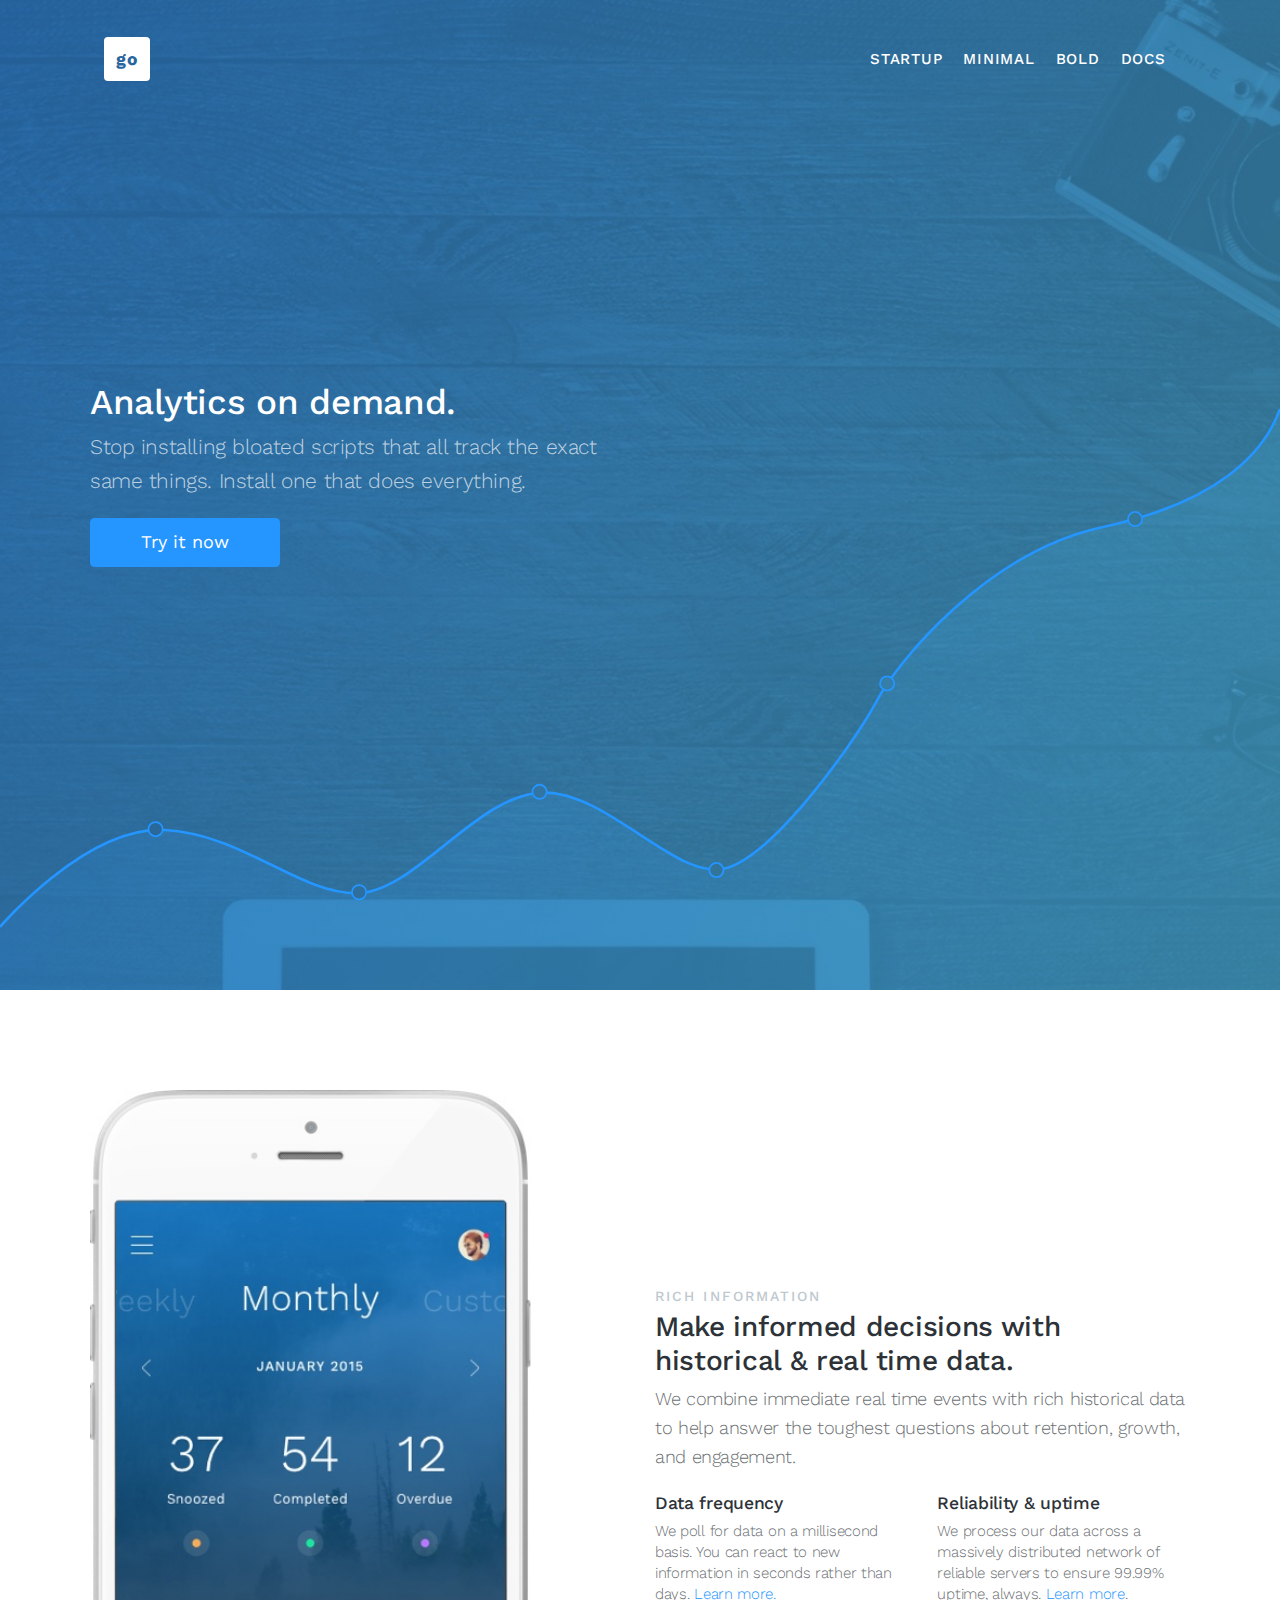
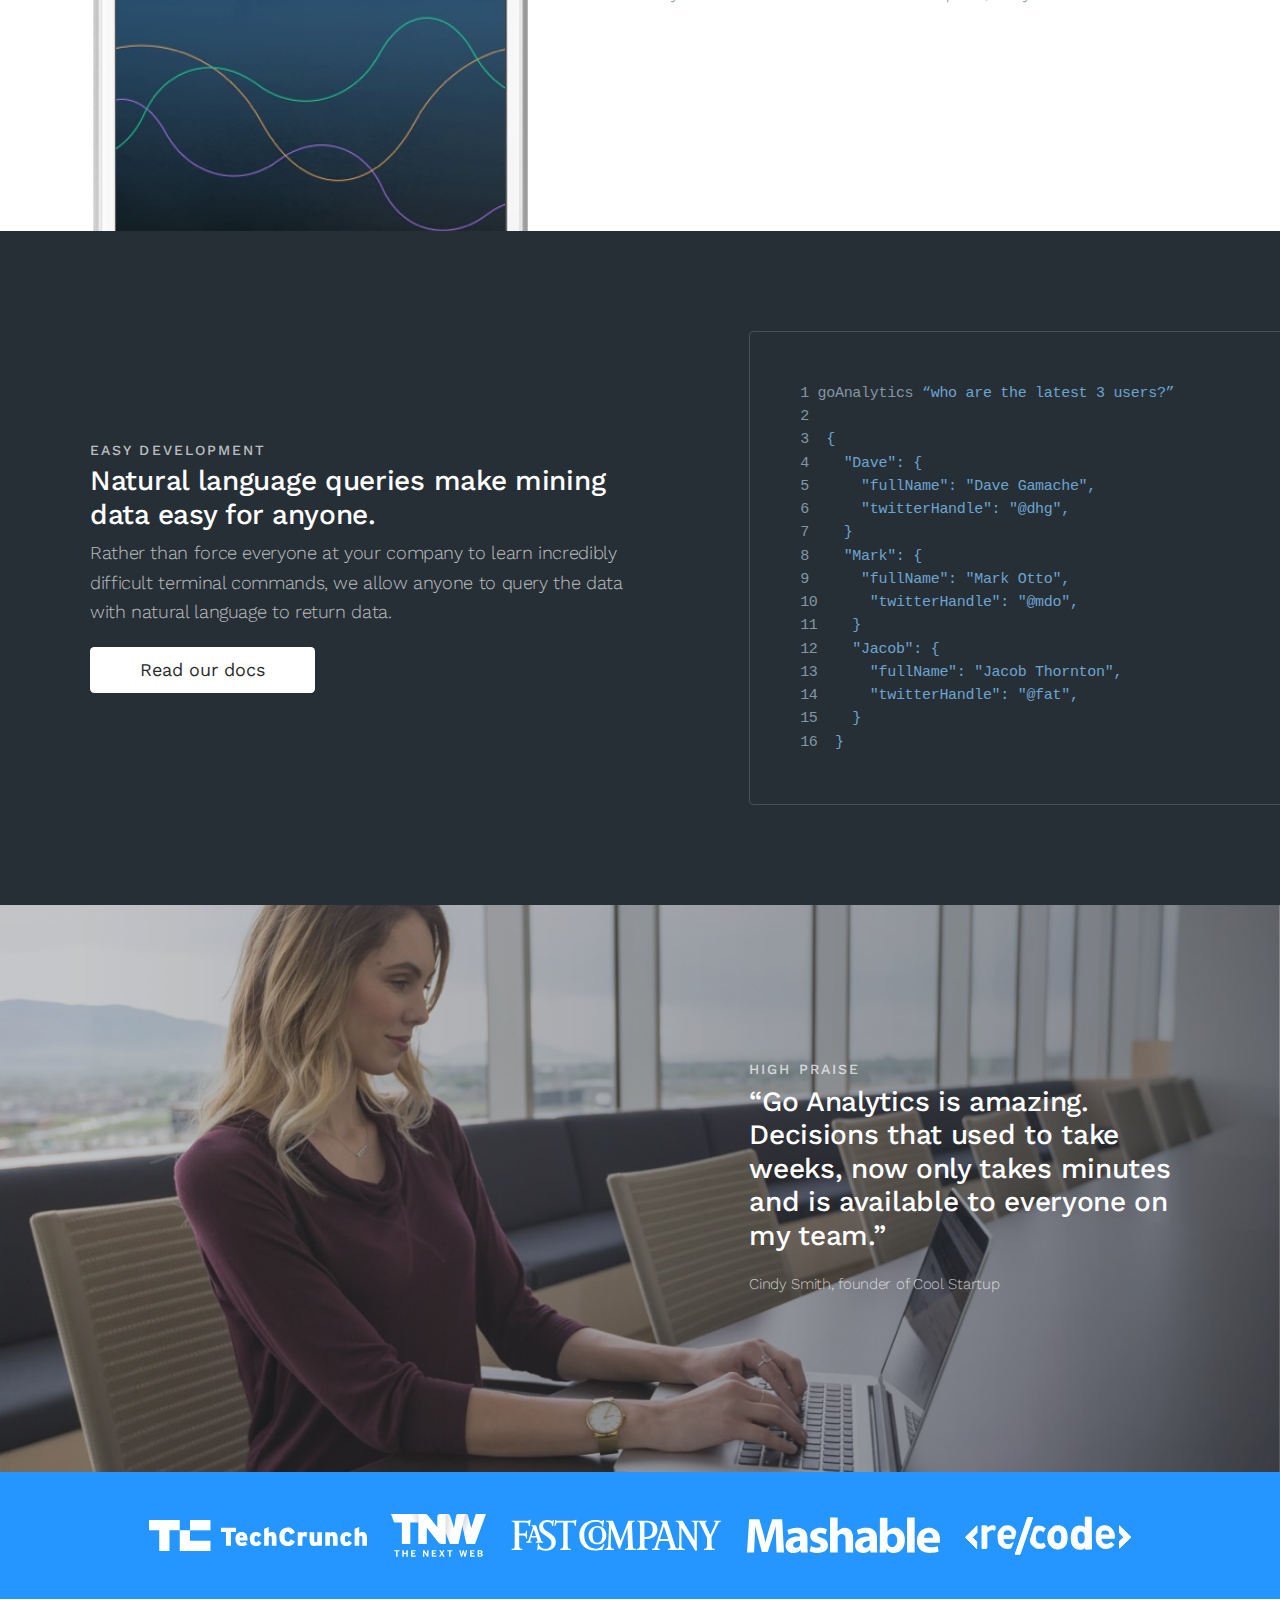
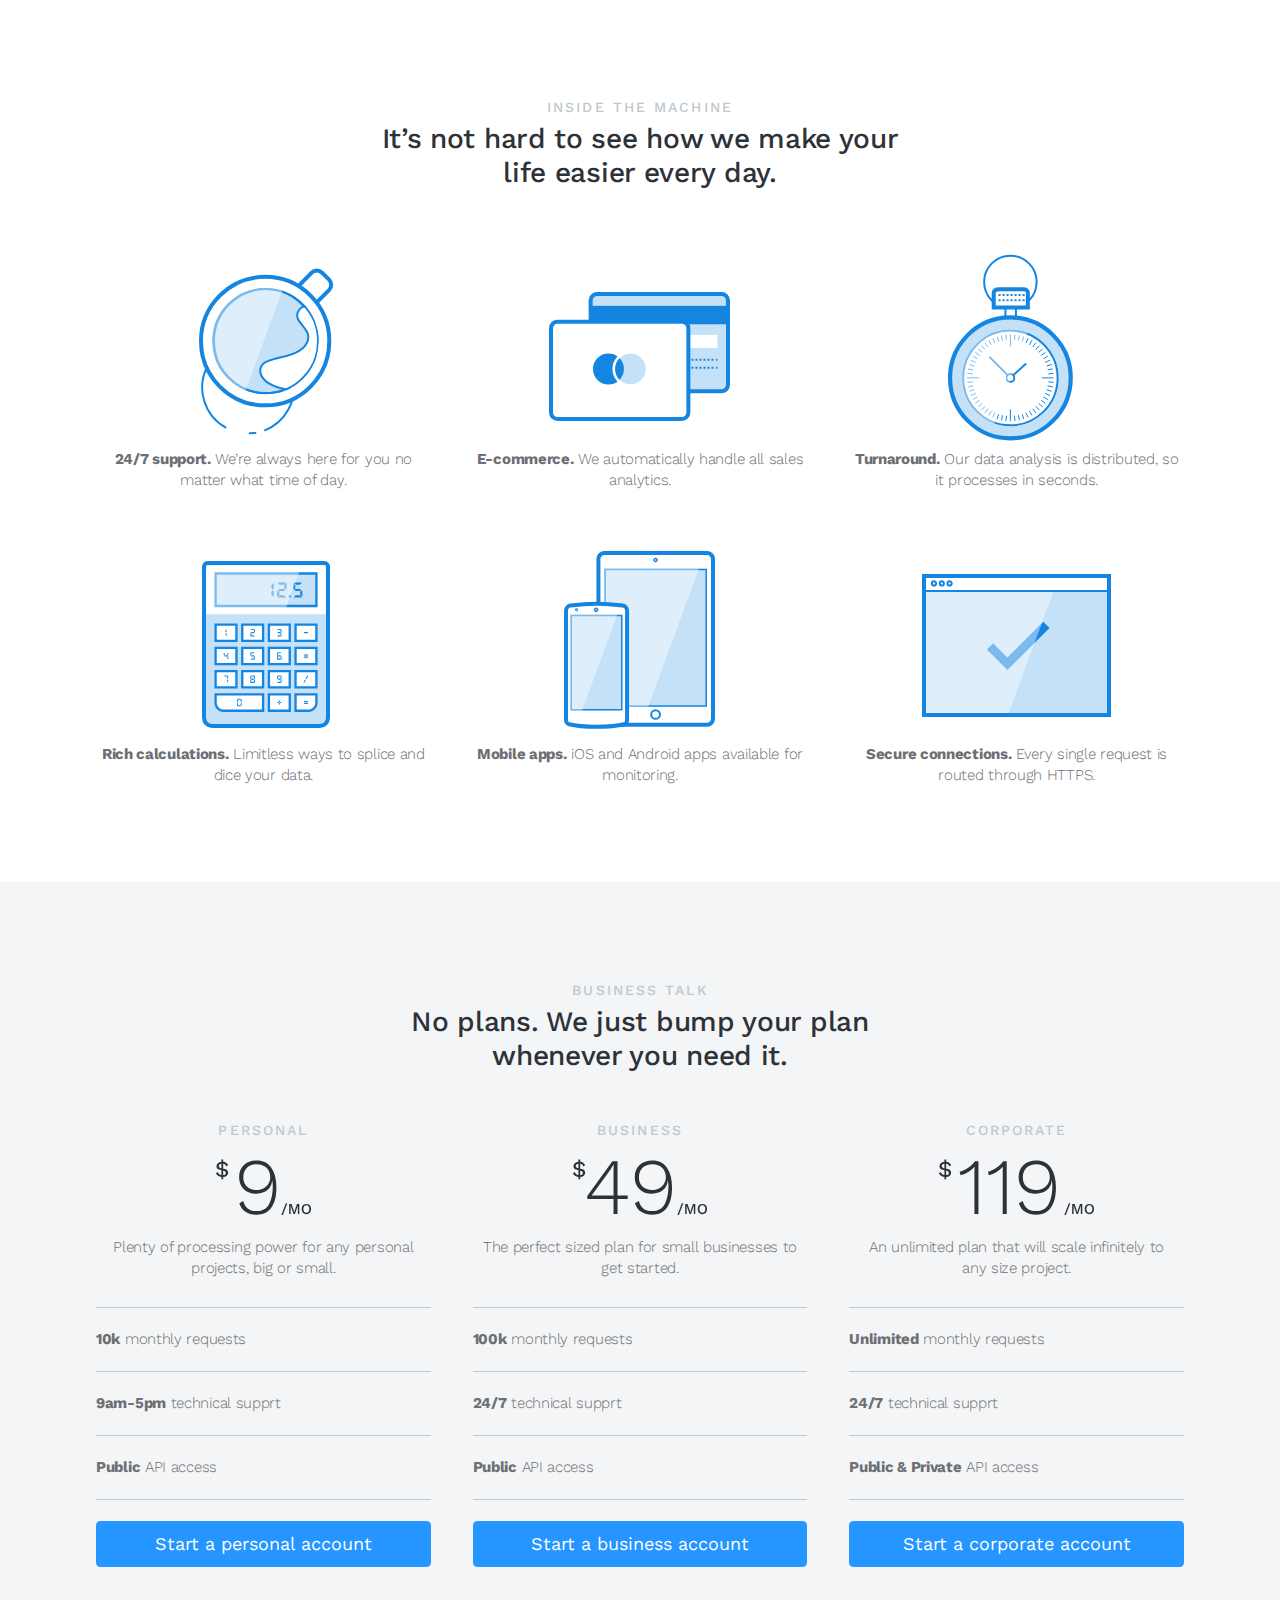
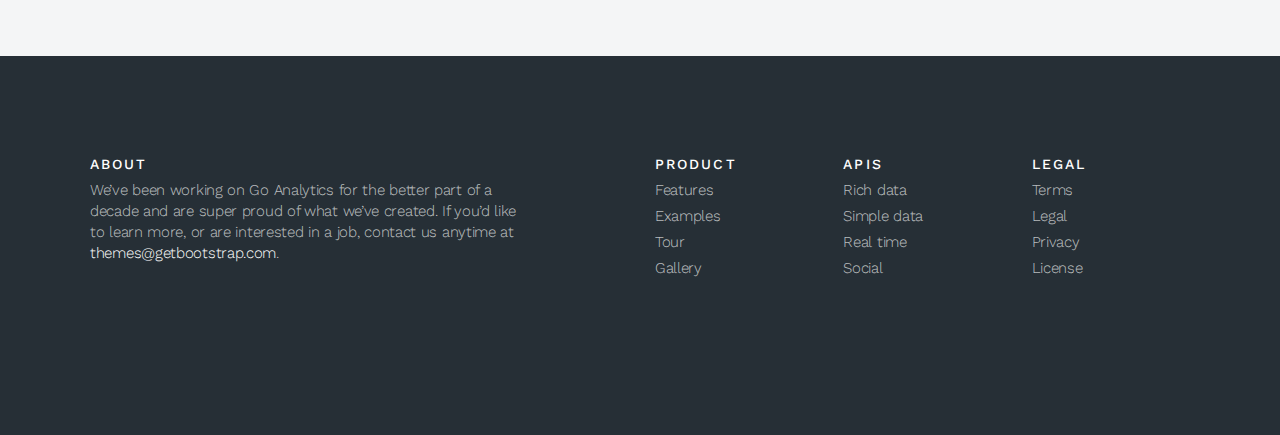
<file: v4/docs/index.html>
<!DOCTYPE html>
<html lang="en">
  <head>
    <meta charset="utf-8">
    <meta http-equiv="X-UA-Compatible" content="IE=edge">
    <meta name="viewport" content="width=device-width, initial-scale=1">
    <meta name="description" content="">
    <meta name="keywords" content="">
    <meta name="author" content="">

    <title>
      
        StartUp &middot; 
      
    </title>

    
      <link href='https://fonts.googleapis.com/css?family=Lora:400,400italic|Work+Sans:300,400,500,600' rel='stylesheet' type='text/css'>
      <link href="assets/css/toolkit-startup.css" rel="stylesheet">
      <link href="assets/css/application-startup.css" rel="stylesheet">
    

    

    <style>
      /* note: this is a hack for ios iframe for bootstrap themes shopify page */
      /* this chunk of css is not part of the toolkit :) */
      /* …curses ios, etc… */
      @media (max-width: 768px) and (-webkit-min-device-pixel-ratio: 2) {
        body {
          width: 1px;
          min-width: 100%;
          *width: 100%;
        }
        #stage {
          height: 1px;
          overflow: auto;
          min-height: 100vh;
          -webkit-overflow-scrolling: touch;
        }
      }
    </style>
  </head>


<body>
  



<div class="stage-shelf stage-shelf-right hidden" id="sidebar">
  <ul class="nav nav-bordered nav-stacked flex-column">
    <li class="nav-header">Examples</li>
    <li class="nav-item">
      <a class="nav-link active" href="index.html">Startup</a>
    </li>
    <li class="nav-item">
      <a class="nav-link" href="minimal/index.html">Minimal</a>
    </li>
    <li class="nav-item">
      <a class="nav-link" href="bold/index.html">Bold</a>
    </li>
    <li class="nav-divider"></li>
    <li class="nav-header">Docs</li>
    <li class="nav-item">
      <a class="nav-link" href="docs/index.html">Toolkit</a>
    </li>
    <li class="nav-item">
      <a class="nav-link" href="http://getbootstrap.com">Bootstrap</a>
    </li>
  </ul>
</div>

<div class="stage" id="stage">

<div class="block block-inverse block-fill-height app-header"
     style="background-image: url(assets/img/startup-1.jpg);">

  <div class="container py-4 fixed-top app-navbar">
  <nav class="navbar navbar-transparent navbar-padded navbar-toggleable-sm">
    <button
      class="navbar-toggler navbar-toggler-right hidden-md-up"
      type="button"
      data-target="#stage"
      data-toggle="stage"
      data-distance="-250">
      <span class="navbar-toggler-icon"></span>
    </button>

    <a class="navbar-brand mr-auto" href="">
      <strong style="background: #fff; padding: 12px; border-radius: 4px; color: #28669F;">go</strong>
    </a>

    <div class="hidden-sm-down text-uppercase">
      <ul class="navbar-nav">
        <li class="nav-item px-1 ">
          <a class="nav-link" href="#">StartUp</a>
        </li>
        <li class="nav-item px-1 ">
          <a class="nav-link" href="minimal/index.html">Minimal</a>
        </li>
        <li class="nav-item px-1 ">
          <a class="nav-link" href="bold/index.html">Bold</a>
        </li>
        <li class="nav-item px-1 ">
          <a class="nav-link" href="docs/index.html">Docs</a>
        </li>
      </ul>
    </div>
  </nav>
</div>


  <img class="app-graph"  src="assets/img/startup-0.svg">

  <div class="block-xs-middle pb-5">
    <div class="container">
      <div class="row">
        <div class="col-sm-10 col-lg-6">
          <h1 class="block-titleData frequency">Analytics on demand.</h1>
          <p class="lead mb-4 text-muted">Stop installing bloated scripts that all track the exact same things. Install one that does everything.</p>
          <button class="btn btn-primary btn-lg">Try it now</button>
        </div>
      </div>
    </div>
  </div>
</div>

<div class="block block-secondary app-iphone-block">
  <div class="container">
    <div class="row app-align-center">

      <div class="col-sm-5 hidden-sm-down">
        <img class="app-iphone" src="assets/img/startup-2.jpg" style="width: 100%;">
      </div>

      <div class="col-md-6 offset-md-1 col-sm-12 offset-sm-0">
        <h6 class="text-muted text-uppercase">Rich Information</h6>
        <h3>Make informed decisions with historical &amp; real time data.</h3>
        <p class="lead mb-4">We combine immediate real time events with rich historical data to help answer the toughest questions about retention, growth, and engagement.</p>
        <div class="row hidden-md-down">
          <div class="col-sm-6 mb-3">
            <h5>Data frequency</h5>
            <p>We poll for data on a millisecond basis. You can react to new information in seconds rather than days. <a href="#" class="text-primary">Learn more.</a></p>
          </div>
          <div class="col-sm-6">
            <h5>Reliability &amp; uptime</h5>
            <p>We process our data across a massively distributed network of reliable servers to ensure 99.99% uptime, always. <a href="#" class="text-primary">Learn more</a>.</p>
          </div>
        </div>
      </div>
    </div>

  </div>
</div>

<div class="block block-inverse block-secondary app-code-block">
  <div class="container">
    <div class="row app-align-center">
      <div class="col-md-5 push-md-7">
        <pre class="app-code">
<span>1</span> <span>goAnalytics</span> “who are the latest 3 users?”
<span>2</span>
<span>3</span>  {
<span>4</span>    "Dave": {
<span>5</span>      "fullName": "Dave Gamache",
<span>6</span>      "twitterHandle": "@dhg",
<span>7</span>    }
<span>8</span>    "Mark": {
<span>9</span>      "fullName": "Mark Otto",
<span>10</span>      "twitterHandle": "@mdo",
<span>11</span>    }
<span>12</span>    "Jacob": {
<span>13</span>      "fullName": "Jacob Thornton",
<span>14</span>      "twitterHandle": "@fat",
<span>15</span>    }
<span>16</span>  }</pre>
      </div>

      <div class="col-md-6 pull-md-5">
        <h6 class="text-muted text-uppercase">Easy development</h6>
        <h3>Natural language queries make mining data easy for anyone.</h3>
        <p class="lead mb-4 text-muted">Rather than force everyone at your company to learn incredibly difficult terminal commands, we allow anyone to query the data with natural language to return data.</p>
        <button class="btn btn-secondary btn-lg btn-borderless">
          Read our docs
        </button>
      </div>
    </div>
  </div>
</div>

<div class="block block-inverse app-high-praise"
     style="background-image: url(assets/img/startup-3.jpg);">
    <div class="container">
      <div class="row app-align-center py-3">
        <div class="col-sm-5 push-sm-7 py-5">
          <h6 class="text-muted text-uppercase mb-2">High Praise</h6>
          <h3 class="mb-4">“Go Analytics is amazing. Decisions that used to take weeks, now only takes minutes and is available to everyone on my team.”</h3>
          <p class="mb-4 text-muted">Cindy Smith, founder of Cool Startup</p>
        </div>
      </div>
  </div>
</div>

<div class="block app-ribbon py-5">
  <div class="container text-xs-center">
    <img src="assets/img/startup-4.svg">
    <img src="assets/img/startup-5.svg">
    <img src="assets/img/startup-6.svg">
    <img src="assets/img/startup-7.svg">
    <img src="assets/img/startup-8.svg">
  </div>
</div>

<div class="block block-secondary app-block-marketing-grid">
  <div class="container text-xs-center">

    <div class="row mb-5">
      <div class="col-xs-10 offset-xs-1 col-sm-8 offset-sm-2 col-lg-6 offset-lg-3">
        <h6 class="text-muted text-uppercase mb-2">Inside the machine</h6>
        <h3  class="mb-4">It’s not hard to see how we make your life easier every day.</h3>
      </div>
    </div>

    <div class="row app-marketing-grid">
      <div class="col-md-4 px-4 mb-5">
        <img class="mb-1" src="assets/img/startup-9.svg">
        <p><strong>24/7 support.</strong> We’re always here for you no matter what time of day.</p>
      </div>
      <div class="col-md-4 px-4 mb-5">
        <img class="mb-1" src="assets/img/startup-10.svg">
        <p><strong>E-commerce.</strong> We automatically handle all sales analytics.</p>
      </div>
      <div class="col-md-4 px-4 mb-5">
        <img class="mb-1" src="assets/img/startup-11.svg">
        <p><strong>Turnaround.</strong> Our data analysis is distributed, so it processes in seconds.</p>
      </div>
    </div>

    <div class="row app-marketing-grid">
      <div class="col-md-4 px-4 mb-5">
        <img class="mb-1" src="assets/img/startup-12.svg">
        <p><strong>Rich calculations.</strong> Limitless ways to splice and dice your data.</p>
      </div>
      <div class="col-md-4 px-4 mb-5">
        <img class="mb-1" src="assets/img/startup-13.svg">
        <p><strong>Mobile apps.</strong> iOS and Android apps available for monitoring.</p>
      </div>
      <div class="col-md-4 px-4 mb-5">
        <img class="mb-1" src="assets/img/startup-14.svg">
        <p><strong>Secure connections.</strong> Every single request is routed through HTTPS.</p>
      </div>
    </div>
  </div>
</div>

<div class="block app-price-plans">
  <div class="container text-center">

    <div class="row mb-5">
      <div class="col-md-8 offset-md-2 col-lg-6 offset-lg-3">
        <h6 class="text-muted text-uppercase mb-2">Business Talk</h6>
        <h3>No plans. We just bump your plan whenever you need it.</h3>
      </div>
    </div>

    <div class="row">
      <div class="col-md-4 px-4 pb-2 mb-5">
        <div class="px-2 mb-2">
          <h6 class="text-muted text-uppercase mb-4">Personal</h6>
          <img class="mb-4" src="assets/img/startup-15.svg">
          <p class="pb-2">Plenty of processing power for any personal projects, big or small.</p>
        </div>

        <ul class="list-unstyled list-bordered text-xs-left my-4">
          <li class="py-4"><strong>10k</strong> monthly requests</li>
          <li class="py-4"><strong>9am-5pm</strong> technical supprt</li>
          <li class="py-4"><strong>Public</strong> API access</li>
        </ul>

        <button class="btn btn-lg btn-primary btn-block">
          Start <span class="hidden-lg-down">a personal account</span>
        </button>
      </div>

      <div class="col-md-4 px-4 pb-2 mb-5">
        <div class="px-2">
          <h6 class="text-muted text-uppercase mb-4">Business</h6>
          <img class="mb-4" src="assets/img/startup-16.svg">
          <p class="pb-2">The perfect sized plan for small businesses to get started.</p>
        </div>

        <ul class="list-unstyled list-bordered text-xs-left my-4">
          <li class="py-4"><strong>100k</strong> monthly requests</li>
          <li class="py-4"><strong>24/7</strong> technical supprt</li>
          <li class="py-4"><strong>Public</strong> API access</li>
        </ul>

        <button class="btn btn-lg btn-primary btn-block">
          Start <span class="hidden-lg-down">a business account</span>
        </button>
      </div>

      <div class="col-md-4 px-4 pb-1 mb-5">
        <div class="px-2">
          <h6 class="text-muted text-uppercase mb-4">Corporate</h6>
          <img class="mb-4" src="assets/img/startup-17.svg">
          <p class="pb-2">An unlimited plan that will scale infinitely to any size project.</p>
        </div>

        <ul class="list-unstyled list-bordered text-xs-left my-4">
          <li class="py-4"><strong>Unlimited</strong> monthly requests</li>
          <li class="py-4"><strong>24/7</strong> technical supprt</li>
          <li class="py-4"><strong>Public &amp; Private</strong> API access</li>
        </ul>

        <button class="btn btn-lg btn-primary btn-block">
          Start <span class="hidden-lg-down">a corporate account</span>
        </button>
      </div>
    </div>

  </div>
</div>

<div class="block block-inverse app-footer">
 <div class="container">
    <div class="row">
      <div class="col-md-5 mb-5">
        <ul class="list-unstyled list-spaced">
          <li class="mb-2"><h6 class="text-uppercase">About</h6></li>
          <li class="text-muted">
             We’ve been working on Go Analytics for the better part of a decade and are super proud of what we’ve created. If you’d like to learn more, or are interested in a job, contact us anytime at <a href="mailto: themes@getbootstrap.com">themes@getbootstrap.com</a>.
          </li>
        </ul>
      </div>
      <div class="col-md-2 offset-md-1 mb-5">
        <ul class="list-unstyled list-spaced">
          <li class="mb-2"><h6 class="text-uppercase">Product</h6></li>
          <li class="text-muted">Features</li>
          <li class="text-muted">Examples</li>
          <li class="text-muted">Tour</li>
          <li class="text-muted">Gallery</li>
        </ul>
      </div>
      <div class="col-md-2 mb-5">
        <ul class="list-unstyled list-spaced">
          <li class="mb-2"><h6 class="text-uppercase">Apis</h6></li>
          <li class="text-muted">Rich data</li>
          <li class="text-muted">Simple data</li>
          <li class="text-muted">Real time</li>
          <li class="text-muted">Social</li>
        </ul>
      </div>
      <div class="col-md-2 mb-5">
        <ul class="list-unstyled list-spaced">
          <li class="mb-2"><h6 class="text-uppercase">Legal</h6></li>
          <li class="text-muted">Terms</li>
          <li class="text-muted">Legal</li>
          <li class="text-muted">Privacy</li>
          <li class="text-muted">License</li>
        </ul>
      </div>
    </div>
  </div>
</div>

</div>


    <script src="assets/js/jquery.min.js"></script>
    <script src="assets/js/tether.min.js"></script>
    <script src="assets/js/toolkit.js"></script>
    <script src="assets/js/application.js"></script>
  </body>
</html>
</file>
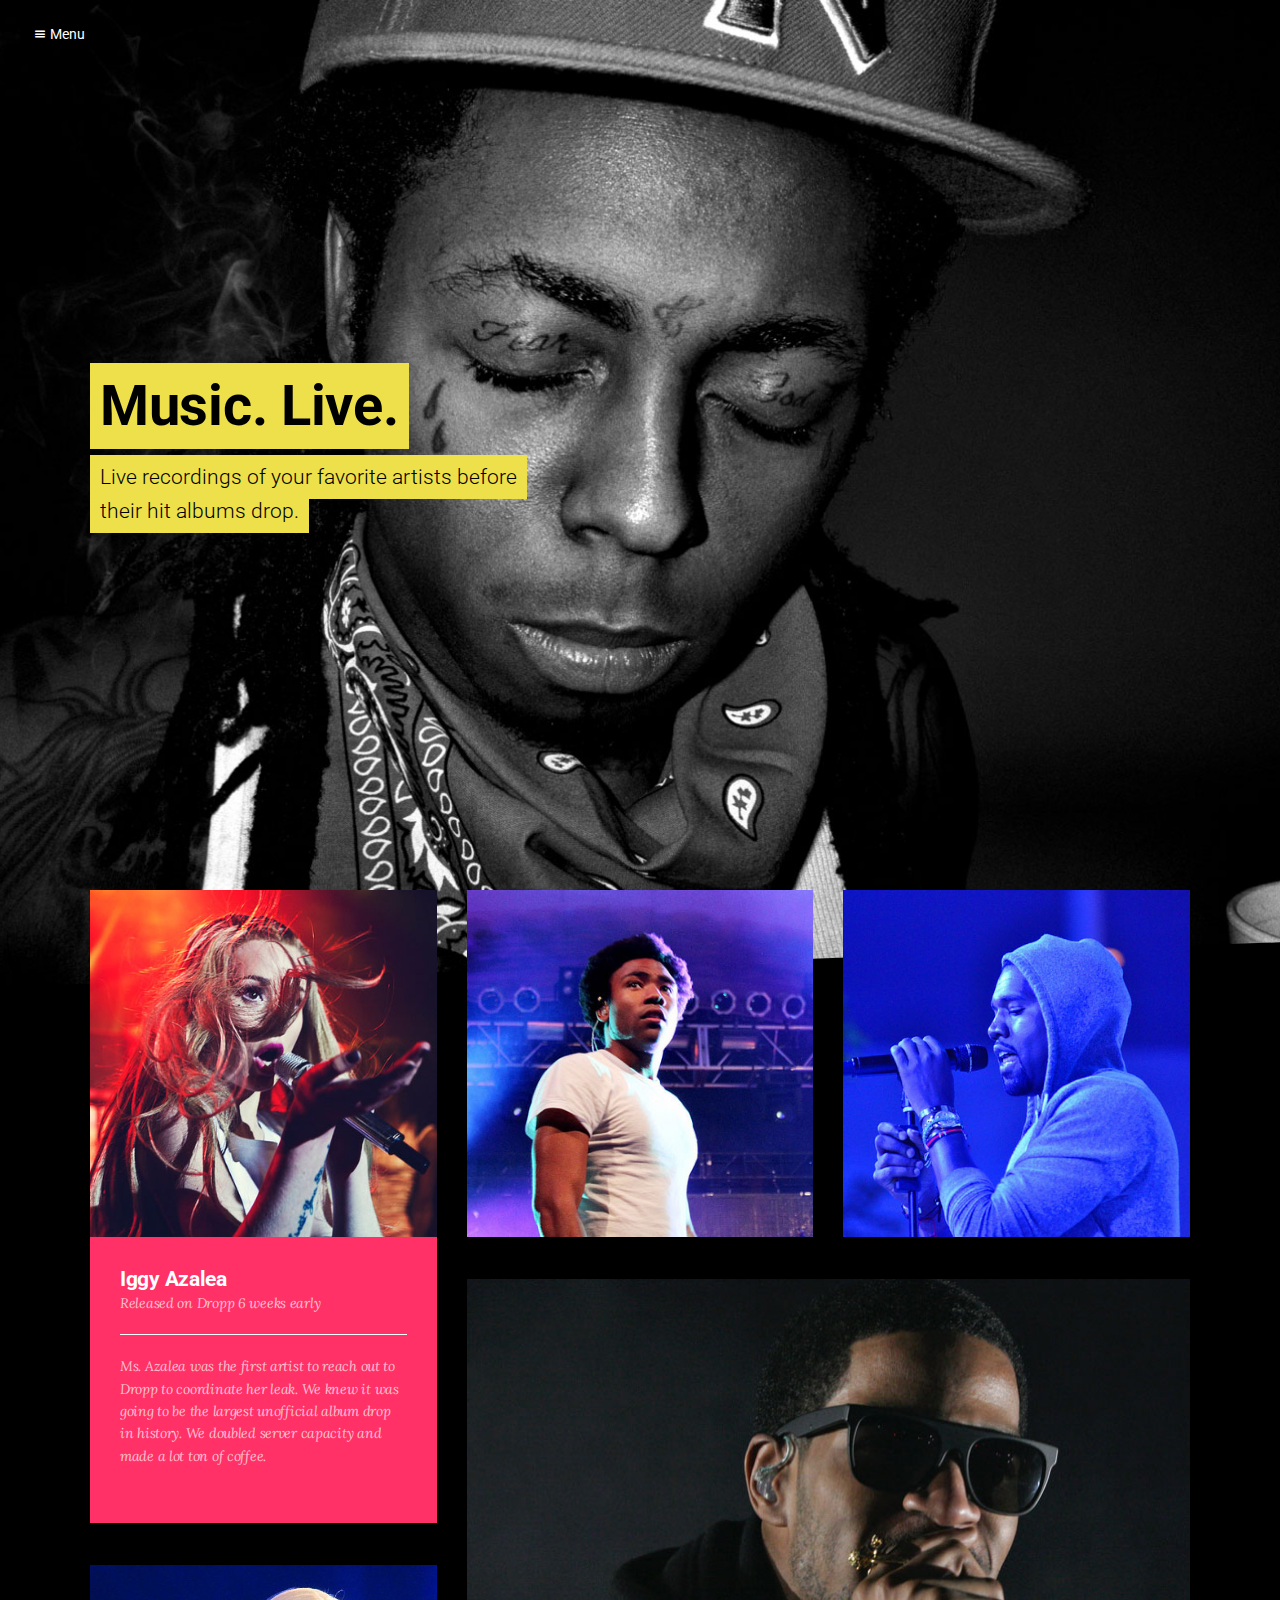
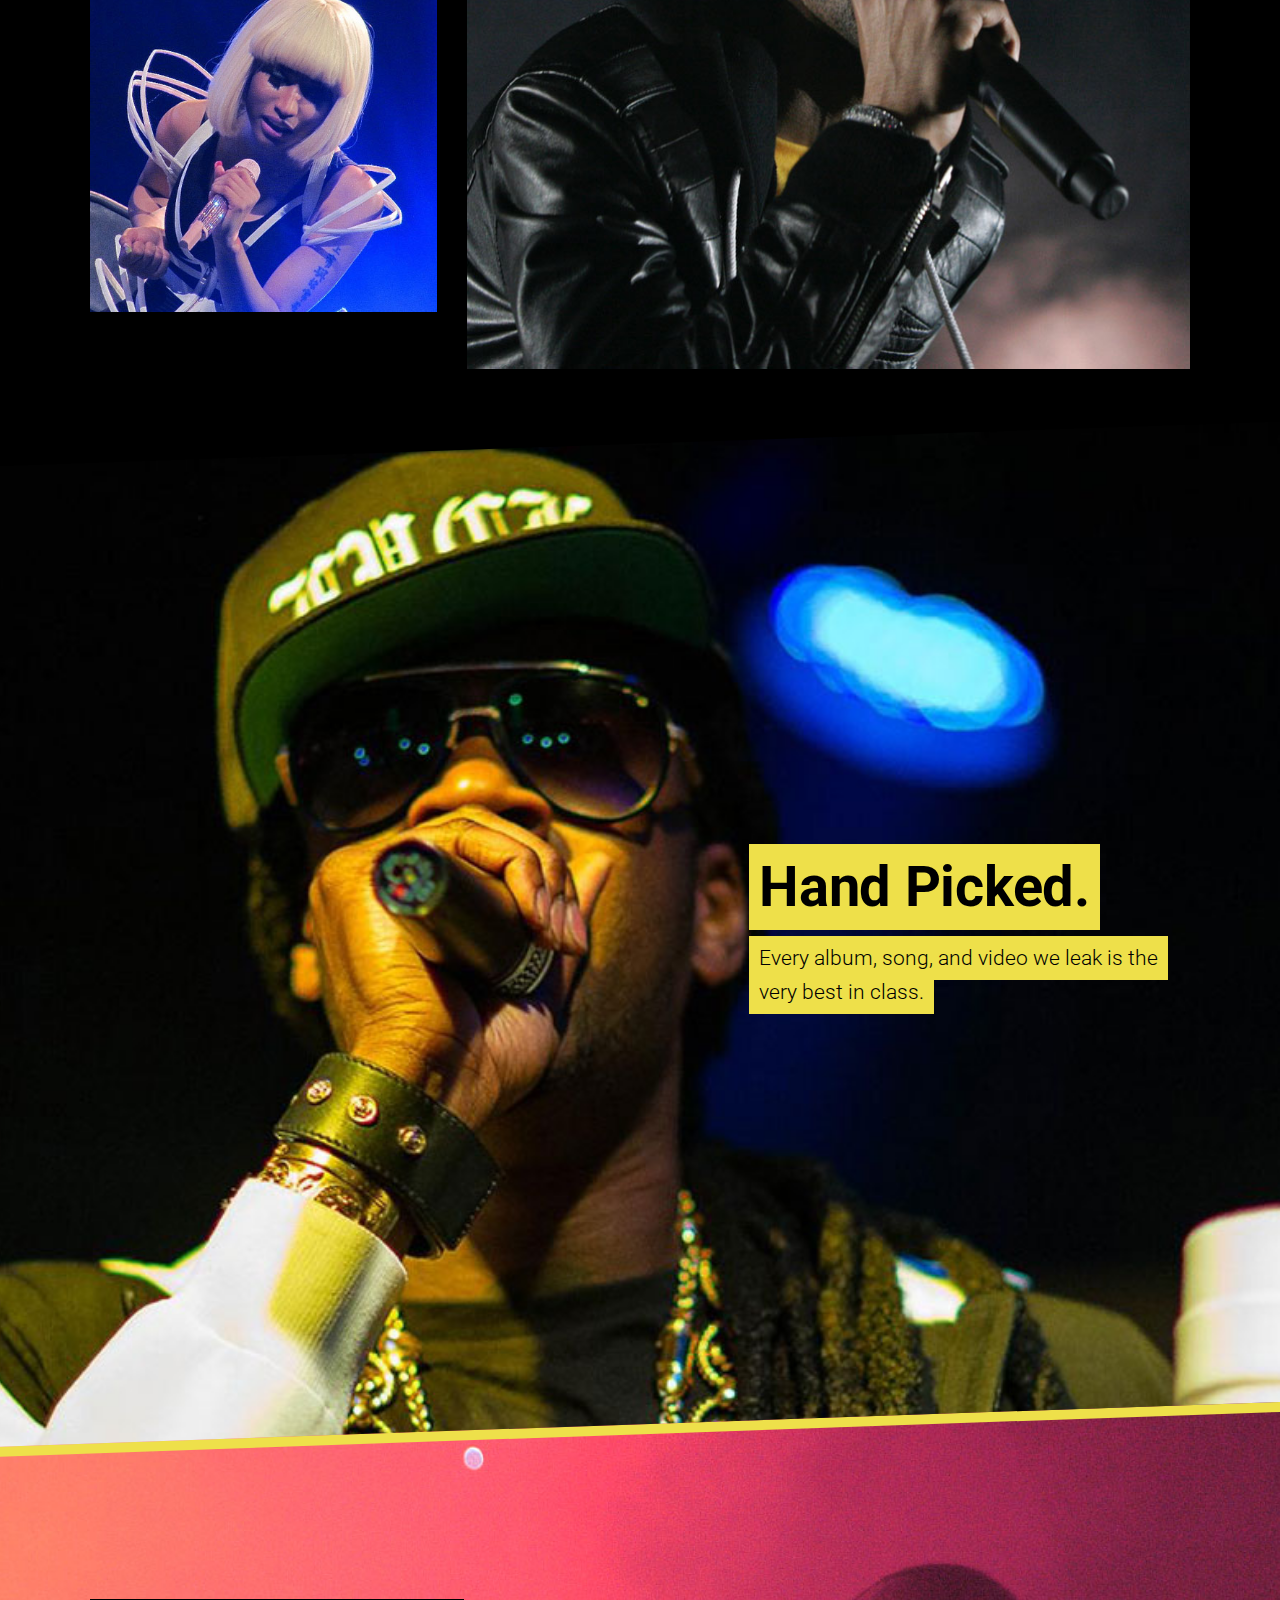
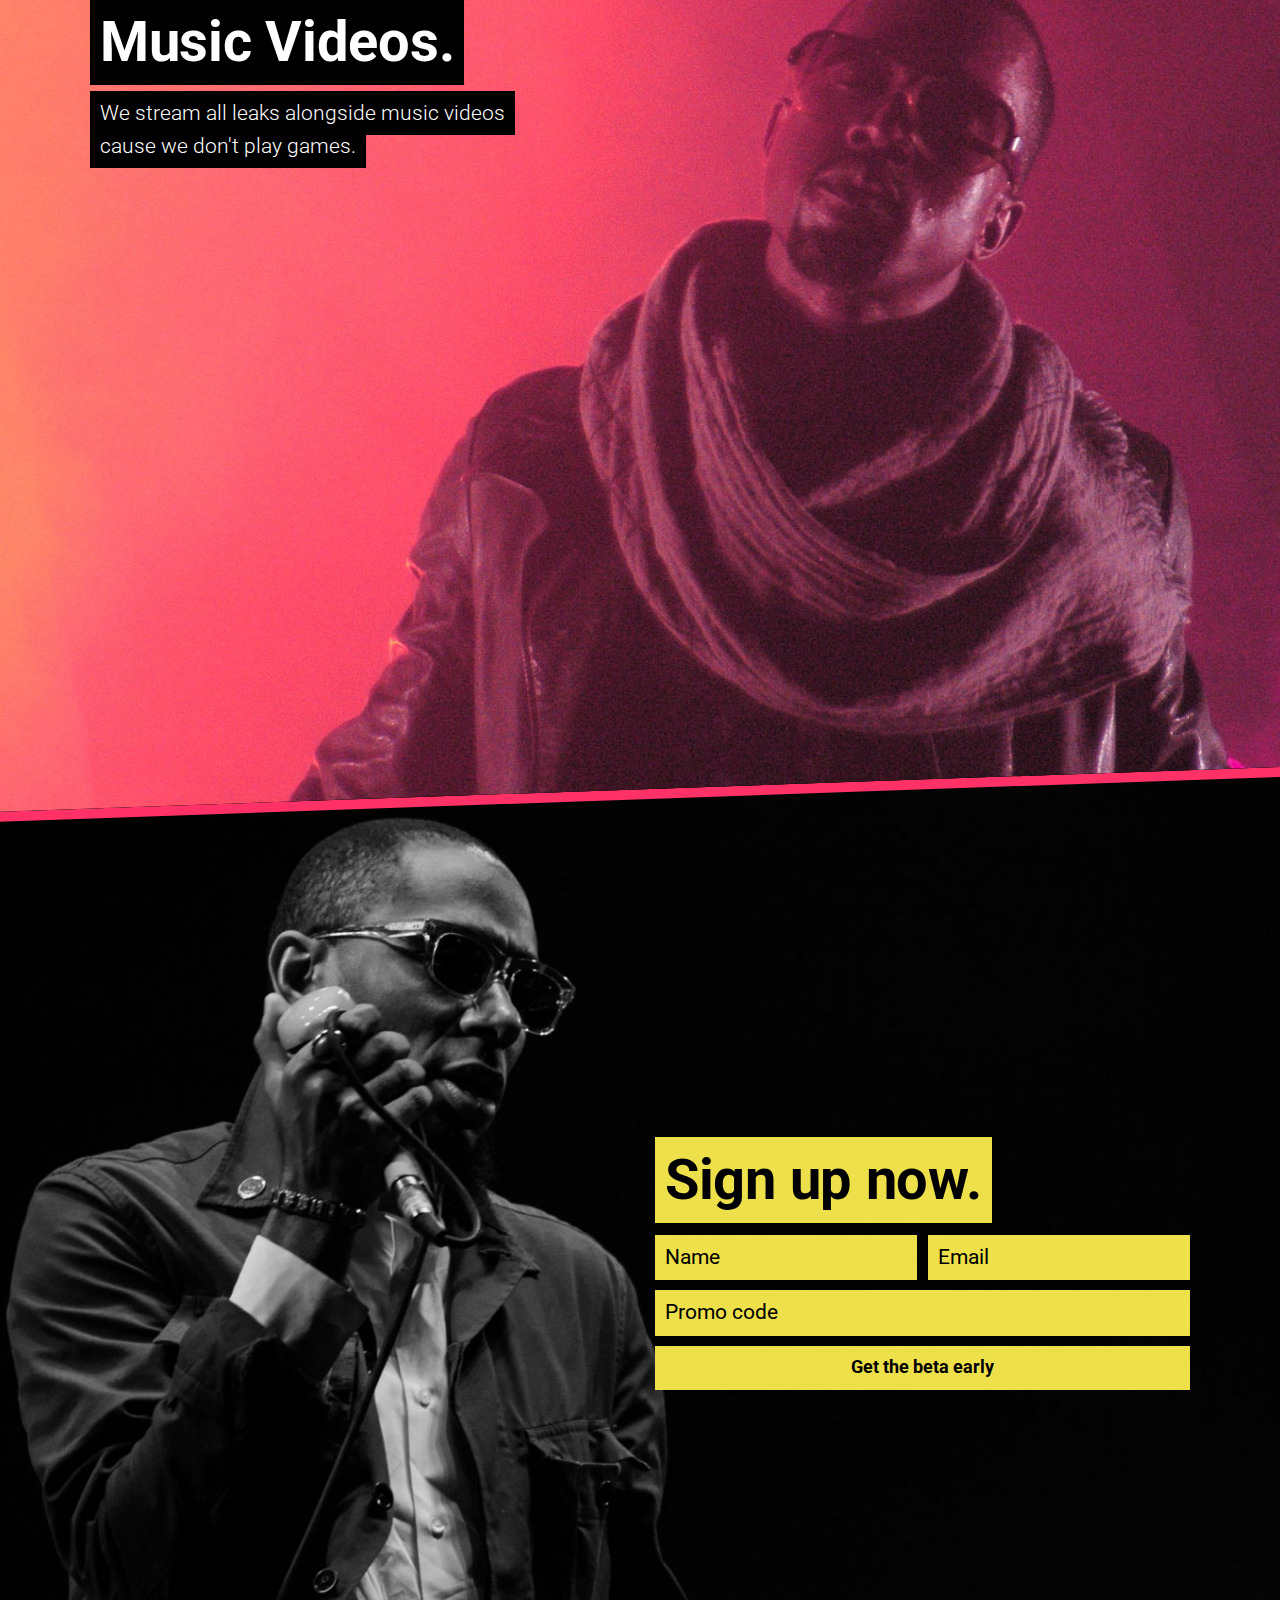
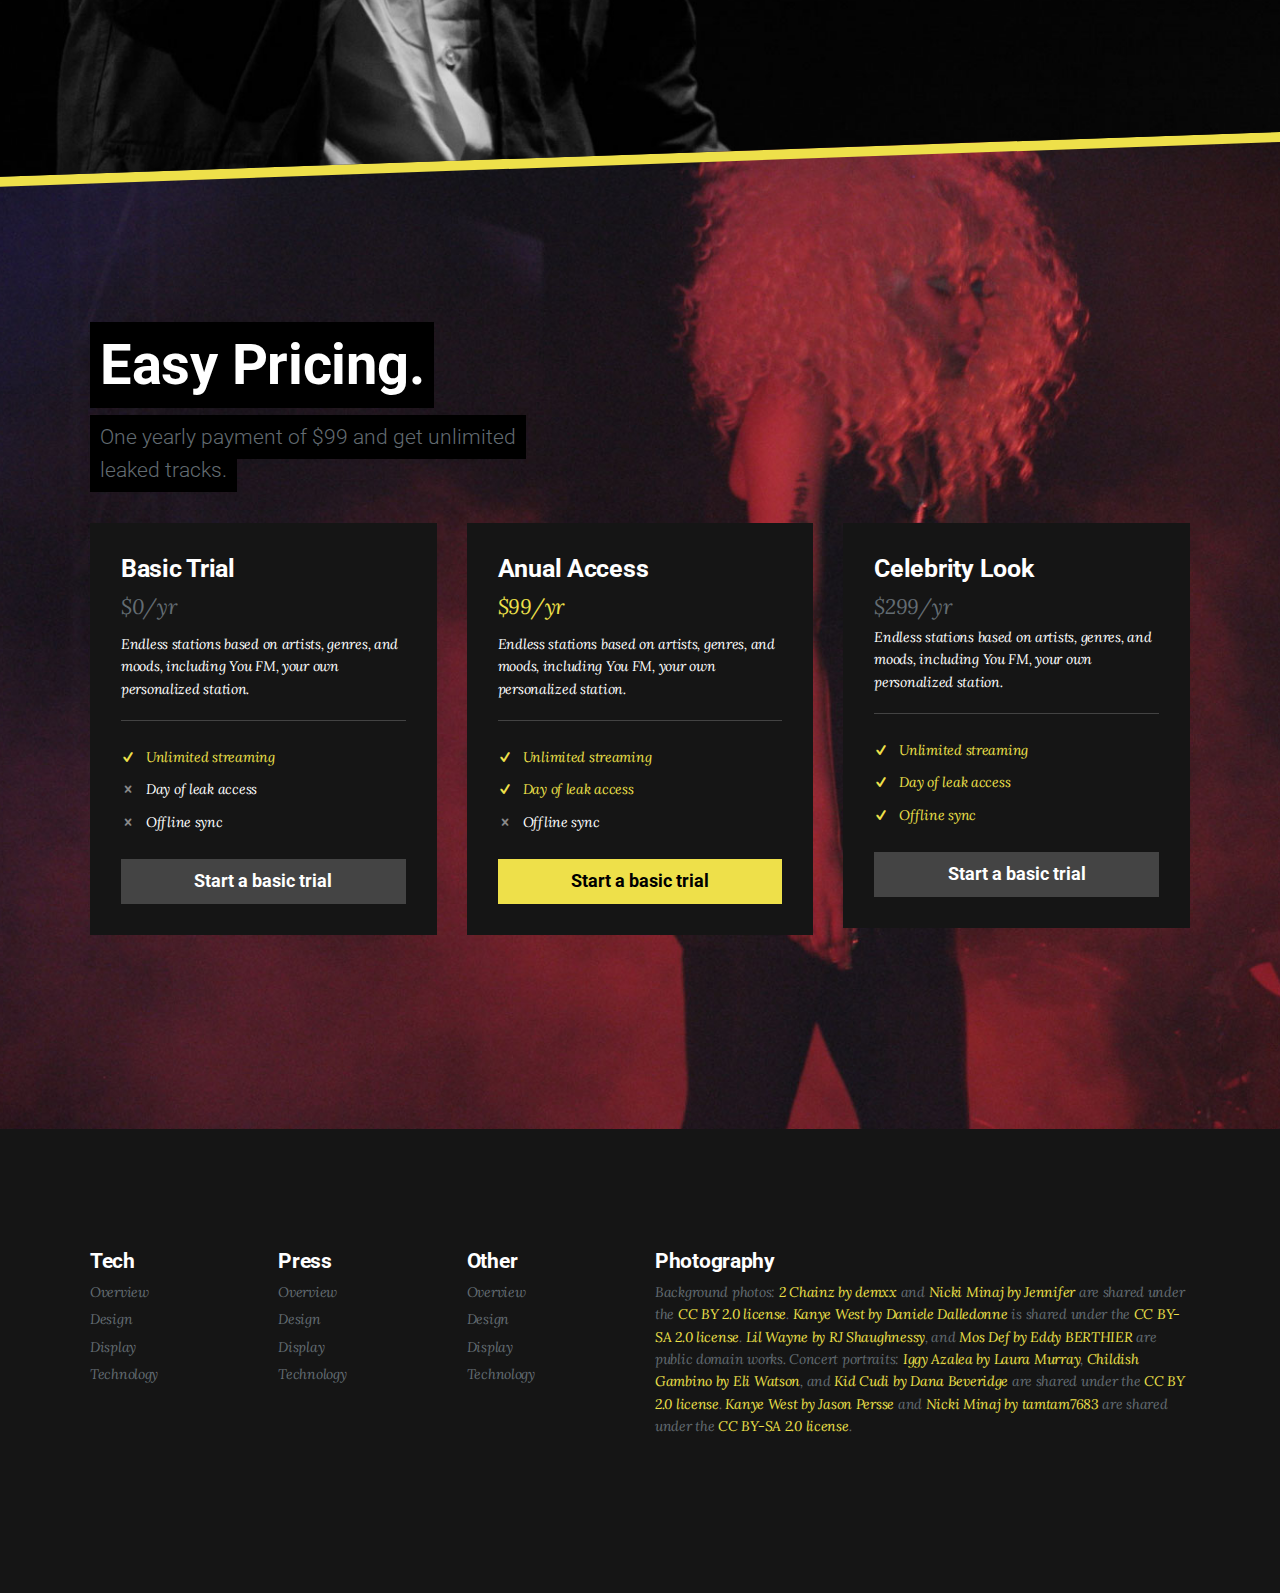
<file: v4/docs/bold/index.html>
<!DOCTYPE html>
<html lang="en">
  <head>
    <meta charset="utf-8">
    <meta http-equiv="X-UA-Compatible" content="IE=edge">
    <meta name="viewport" content="width=device-width, initial-scale=1">
    <meta name="description" content="">
    <meta name="keywords" content="">
    <meta name="author" content="">

    <title>
      
        Bold &middot; 
      
    </title>

    
      <link href="http://fonts.googleapis.com/css?family=Lora:400,400italic|Roboto:100,300,400,700" rel="stylesheet">
      <link href="../assets/css/toolkit-bold.css" rel="stylesheet">
      <link href="../assets/css/application-bold.css" rel="stylesheet">
    

    

    <style>
      /* note: this is a hack for ios iframe for bootstrap themes shopify page */
      /* this chunk of css is not part of the toolkit :) */
      /* …curses ios, etc… */
      @media (max-width: 768px) and (-webkit-min-device-pixel-ratio: 2) {
        body {
          width: 1px;
          min-width: 100%;
          *width: 100%;
        }
        #stage {
          height: 1px;
          overflow: auto;
          min-height: 100vh;
          -webkit-overflow-scrolling: touch;
        }
      }
    </style>
  </head>


<body>
  



<div class="stage-shelf hidden" id="sidebar">
  <ul class="nav nav-bordered nav-stacked flex-column">
    <li class="nav-header"><small>Examples</small></li>
    <li class="nav-item">
      <a class="nav-link active" href="../bold/index.html">Bold</a>
    </li>
    <li class="nav-item">
      <a class="nav-link" href="../index.html">Startup</a>
    </li>
    <li class="nav-item">
      <a class="nav-link" href="../minimal/index.html">Minimal</a>
    </li>

    <li class="nav-divider"></li>

    <li class="nav-header"><small>Sections</small></li>

    <li class="nav-item">
      <a class="nav-link" href="#grid" data-target="#stage" data-toggle="stage">Grid</a>
    </li>
    <li class="nav-item">
      <a class="nav-link" href="#chainz" data-target="#stage" data-toggle="stage">2 Chainz</a>
    </li>
    <li class="nav-item">
      <a class="nav-link" href="#pricing" data-target="#stage" data-toggle="stage">Pricing</a>
    </li>
    <li class="nav-item">
      <a class="nav-link" href="#footer" data-target="#stage" data-toggle="stage">About</a>
    </li>

    <li class="nav-divider"></li>

    <li class="nav-header"><small>Docs</small></li>

    <li class="nav-item">
      <a class="nav-link" href="../docs/index.html">Theme</a>
    </li>
    <li class="nav-item">
      <a class="nav-link" href="http://getbootstrap.com">Bootstrap</a>
    </li>

  </ul>
</div>


<div class="stage" id="stage">

  <div class="block block-fill-height app-block-wayne"
       style="background-image: url(../assets/img/lilwayne.jpg)">

    <button class="btn btn-link stage-toggle" data-target="#stage" data-toggle="stage">
      <span class="icon icon-menu stage-toggle-icon"></span>
      Menu
    </button>

    <div class="block-sm-middle block-xs-bottom">
      <div class="container">
        <div class="row">
          <div class="col-lg-5">
            <h1 class="block-title mb-4">
              <span class="text-ribbon text-ribbon-primary">
                <span>Music. Live.</span>
              </span>
            </h1>
            <p class="lead mt-1">
              <span class="text-ribbon text-ribbon-primary">
                <span>
                  Live recordings of your favorite artists before their hit albums drop.
                </span>
              </span>
            </p>
          </div>
        </div>
      </div>
    </div>
  </div>


  <div class="block block-inverse block-transparent py-0 app-block-grid">

    <div class="block-bg-clip">
      <div class="block-bg">
        <div class="block-bg-img"></div>
      </div>
    </div>

    <div class="container" id="grid">
      <div class="row">
        <div class="col-lg-4 col-md-6">
          <div class="row mb-3 mb-md-5">
            <div class="col-lg-12">
              <div class="card card-bold card-danger mb-0 app-box-shadow">
                <img src="../assets/img/azalea.jpg">
                <div class="card-block pb-5">
                  <h4 class="mb-0">Iggy Azalea</h4>
                  <p class="text-serif"><em>Released on Dropp 6 weeks early</em></p>
                  <hr>
                  <p class="text-serif"><em>Ms. Azalea was the first artist to reach out to Dropp to coordinate her leak. We knew it was going to be the largest unofficial album drop in history. We doubled server capacity and made a lot ton of coffee.</em></p>
                </div>
              </div>
            </div>
          </div>
          <div class="row hidden-md-down">
            <div class="col-lg-12">
              <img src="../assets/img/minaj.jpg">
           </div>
          </div>
        </div>
        <div class="col-lg-8 col-md-6">
          <div class="row">
            <div class="col-lg-6 mb-3 mb-md-5">
              <div class="app-box-shadow">
                <img src="../assets/img/childish.jpg">
              </div>
            </div>
            <div class="col-lg-6 mb-3 mb-md-5">
              <div class="app-box-shadow">
                <img src="../assets/img/yeezus.jpg">
              </div>
            </div>
          </div>
          <div class="row hidden-md-down">
            <div class="col-lg-12">
              <img src="../assets/img/cudi.jpg">
           </div>
          </div>
        </div>
      </div>
    </div>
  </div>

  <div class="block block-fill-height block-transparent block-angle app-block-chainz" id="chainz">

    <div class="block-bg-clip">
      <div class="block-bg">
        <div class="block-bg-img block-bg-img-top"
             style="background-image: url(../assets/img/2chainz.jpg)">
        </div>
      </div>
    </div>

    <div class="block-sm-middle block-xs-top">
      <div class="container">
        <div class="row">
          <div class="col-md-5 offset-sm-7">
            <h1 class="block-title mb-4">
              <span class="text-ribbon text-ribbon-primary">
                <span>Hand Picked.</span>
              </span>
            </h1>
            <p class="lead">
              <span class="text-ribbon text-ribbon-primary">
                <span>
                  Every album, song, and video we leak is the very best in class.
                </span>
              </span>
            </p>
          </div>
        </div>
      </div>
    </div>
  </div>

  <div class="block block-fill-height block-transparent block-inverse block-angle app-block-kanye">
    <div class="block-bg-clip">
      <div class="block-bg">
        <div class="block-bg-img block-bg-img-top"
             style="background-image: url(../assets/img/kanye.jpg)">
        </div>
      </div>
    </div>

    <div class="block-xs-middle">
      <div class="container">
        <div class="row">
          <div class="col-md-5">
            <h1 class="block-title mb-4">
              <span class="text-ribbon">
                <span>Music Videos.</span>
              </span>
            </h1>
            <p class="lead">
              <span class="text-ribbon">
                <span>
                  We stream all leaks alongside music videos cause we don't play games.
                </span>
              </span>
            </p>
          </div>
        </div>
        <div class="row mb-3">
          <div class="col-md-8">
            <div class="embed-responsive embed-responsive-16by9">
              <iframe width="682" height="384" src="https://www.youtube.com/embed/Bm5iA4Zupek?rel=0&amp;controls=0&amp;showinfo=0" frameborder="0" allowfullscreen></iframe>
            </div>
          </div>
        </div>
      </div>
    </div>
  </div>

  <div class="block block-transparent block-fill-height block-angle block-app-mosdef">
    <div class="block-bg-clip">
      <div class="block-bg">
        <div class="block-bg-img block-bg-img-top"
             style="background-image: url(../assets/img/mosdef.jpg)">
        </div>
      </div>
    </div>

    <div class="block-xs-middle">
      <div class="container">
        <div class="row">
          <div class="col-md-6 offset-md-6">
            <h1 class="block-title mb-4">
              <span class="text-ribbon text-ribbon-primary">
                <span>Sign up now.</span>
              </span>
            </h1>

            <div class="text-ribbon-inputs-split">
              <input type="text" class="h4 text-ribbon-input text-ribbon-primary" placeholder="Name">
              <input type="text" class="h4 text-ribbon-input text-ribbon-primary" placeholder="Email">
            </div>
            <input type="text" class="h4 text-ribbon-input text-ribbon-input-half text-ribbon-primary" placeholder="Promo code">
            <button type="button" class="btn btn-square btn-primary btn-lg btn-block">
              Get the beta early
            </button>
          </div>
        </div>
      </div>
    </div>
  </div>

  <div class="block block-fill-height block-inverse app-block-nicki"
       style="background-image: url(../assets/img/nicki.jpg)"
       id="pricing">
    <div class="block-xs-middle">
      <div class="container">
        <div class="row mb-4">
          <div class="col-lg-5">
            <h1 class="block-title mb-4">
              <span class="text-ribbon">
                <span>Easy Pricing.</span>
              </span></h1>
            <p class="lead">
              <span class="text-ribbon text-muted">
                <span>
                  One yearly payment of $99 and get unlimited leaked tracks.
                </span>
              </span>
            </p>
          </div>
        </div>
        <div class="row">
          <div class="col-lg-4">
            <div class="card">
              <div class="card-block">
                <h3 class="card-title">Basic Trial</h3>
                <h4 class="text-muted text-serif mt-0 mb-3">
                  <em>$0/yr</em>
                </h4>
                <p class="text-serif mb-1">
                  <em>
                    Endless stations based on artists, genres, and moods, including You FM, your own personalized station.
                  </em>
                </p>
                <hr>
                <ul class="iconlist text-serif mb-4">
                  <li class="active">
                    <span class="icon icon-check"></span>
                    <em>Unlimited streaming</em>
                  </li>
                  <li>
                    <span class="icon icon-cross"></span>
                    <em>Day of leak access</em>
                  </li>
                  <li>
                    <span class="icon icon-cross"></span>
                    <em>Offline sync</em>
                  </li>
                </ul>
                <button class="btn btn-secondary btn-square btn-block btn-lg">Start a basic trial</button>
              </div>
            </div>
          </div>
          <div class="col-lg-4">
            <div class="card accent-primary">
              <div class="card-block">
                <h3 class="card-title">Anual Access</h3>
                <h4 class="text-primary text-serif mt-0 mb-3">
                  <em>$99/yr</em>
                </h4>
                <p class="text-serif mb-1">
                  <em>
                    Endless stations based on artists, genres, and moods, including You FM, your own personalized station.
                  </em>
                </p>
                <hr>
                <ul class="iconlist text-serif mb-4">
                  <li class="active">
                    <span class="icon icon-check"></span>
                    <em>Unlimited streaming</em>
                  </li>
                  <li class="active">
                    <span class="icon icon-check"></span>
                    <em>Day of leak access</em>
                  </li>
                  <li>
                    <span class="icon icon-cross"></span>
                    <em>Offline sync</em>
                  </li>
                </ul>
                <button class="btn btn-primary btn-square btn-block btn-lg">Start a basic trial</button>
              </div>
            </div>
          </div>
          <div class="col-lg-4">
            <div class="card">
              <div class="card-block">
                <h3 class="card-title">Celebrity Look</h3>
                <h4 class="text-muted text-serif mt-0 mb-2">
                  <em>$299/yr</em>
                </h4>
                <p class="text-serif mb-1">
                  <em>
                    Endless stations based on artists, genres, and moods, including You FM, your own personalized station.
                  </em>
                <hr>
                <ul class="iconlist text-serif mb-4">
                  <li class="active">
                    <span class="icon icon-check"></span>
                    <em>Unlimited streaming</em>
                  </li>
                  <li class="active">
                    <span class="icon icon-check"></span>
                    <em>Day of leak access</em>
                  </li>
                  <li class="active">
                    <span class="icon icon-check"></span>
                    <em>Offline sync</em>
                  </li>
                </ul>
                <button class="btn btn-secondary btn-square btn-block btn-lg">Start a basic trial</button>
              </div>
            </div>
          </div>
        </div>
      </div>
    </div>
  </div>


  <div class="block block-inverse accent-primary" id="footer">
    <div class="container">
      <div class="row text-serif">
        <div class="col-md-2 mb-4">
          <ul class="list-unstyled list-spaced">
            <li><h4>Tech</h4></li>
            <li class="text-muted"><em>Overview</em></li>
            <li class="text-muted"><em>Design</em></li>
            <li class="text-muted"><em>Display</em></li>
            <li class="text-muted"><em>Technology</em></li>
          </ul>
        </div>
        <div class="col-md-2 mb-4">
          <ul class="list-unstyled list-spaced">
            <li><h4>Press</h4></li>
            <li class="text-muted"><em>Overview</em></li>
            <li class="text-muted"><em>Design</em></li>
            <li class="text-muted"><em>Display</em></li>
            <li class="text-muted"><em>Technology</em></li>
          </ul>
        </div>
        <div class="col-md-2 mb-4">
          <ul class="list-unstyled list-spaced">
            <li><h4>Other</h4></li>
            <li class="text-muted"><em>Overview</em></li>
            <li class="text-muted"><em>Design</em></li>
            <li class="text-muted"><em>Display</em></li>
            <li class="text-muted"><em>Technology</em></li>
          </ul>
        </div>
        <div class="col-md-6 mb-4">
          <ul class="list-unstyled list-spaced">
            <li><h4>Photography</h4></li>
            <li class="text-muted">
              <em>Background photos: <a href="https://www.flickr.com/photos/demxx/8702542709/">2 Chainz by demxx</a> and <a href="https://www.flickr.com/photos/carnivalridexx/6048218344/">Nicki Minaj by Jennifer</a> are shared under the <a href="https://creativecommons.org/licenses/by/2.0/">CC BY 2.0 license</a>. <a href="https://www.flickr.com/photos/ddalledo/2204168450/">Kanye West by Daniele Dalledonne</a> is shared under the <a href="https://creativecommons.org/licenses/by-sa/2.0/">CC BY-SA 2.0 license<a>. <a href="https://commons.wikimedia.org/wiki/Category:Lil_Wayne#/media/File:Lil_Wayne.jpg">Lil Wayne by RJ Shaughnessy</a>, and <a href="https://www.flickr.com/photos/didy_b/8150029917">Mos Def by Eddy BERTHIER</a> are public domain works. Concert portraits: <a href="https://www.flickr.com/photos/histrionicss/13951485730">Iggy Azalea by Laura Murray</a>, <a href="https://www.flickr.com/photos/32999928@N05/7213700394/">Childish Gambino by Eli Watson</a>, and <a href="https://www.flickr.com/photos/scissorfighter/5169715083/">Kid Cudi by Dana Beveridge</a> are shared under the <a href="https://creativecommons.org/licenses/by/2.0/">CC BY 2.0 license</a>.<a href="https://www.flickr.com/photos/jasonpersse/5710284405/"> Kanye West by Jason Persse</a> and <a href="https://www.flickr.com/photos/tamtam7683/5990345195">Nicki Minaj by tamtam7683</a> are shared under the <a href="https://creativecommons.org/licenses/by-sa/2.0/">CC BY-SA 2.0 license</a>.</em>
            </li>
          </ul>
        </div>
      </div>
    </div>
  </div>

</div>


    <script src="../assets/js/jquery.min.js"></script>
    <script src="../assets/js/tether.min.js"></script>
    <script src="../assets/js/toolkit.js"></script>
    <script src="../assets/js/application.js"></script>
  </body>
</html>
</file>
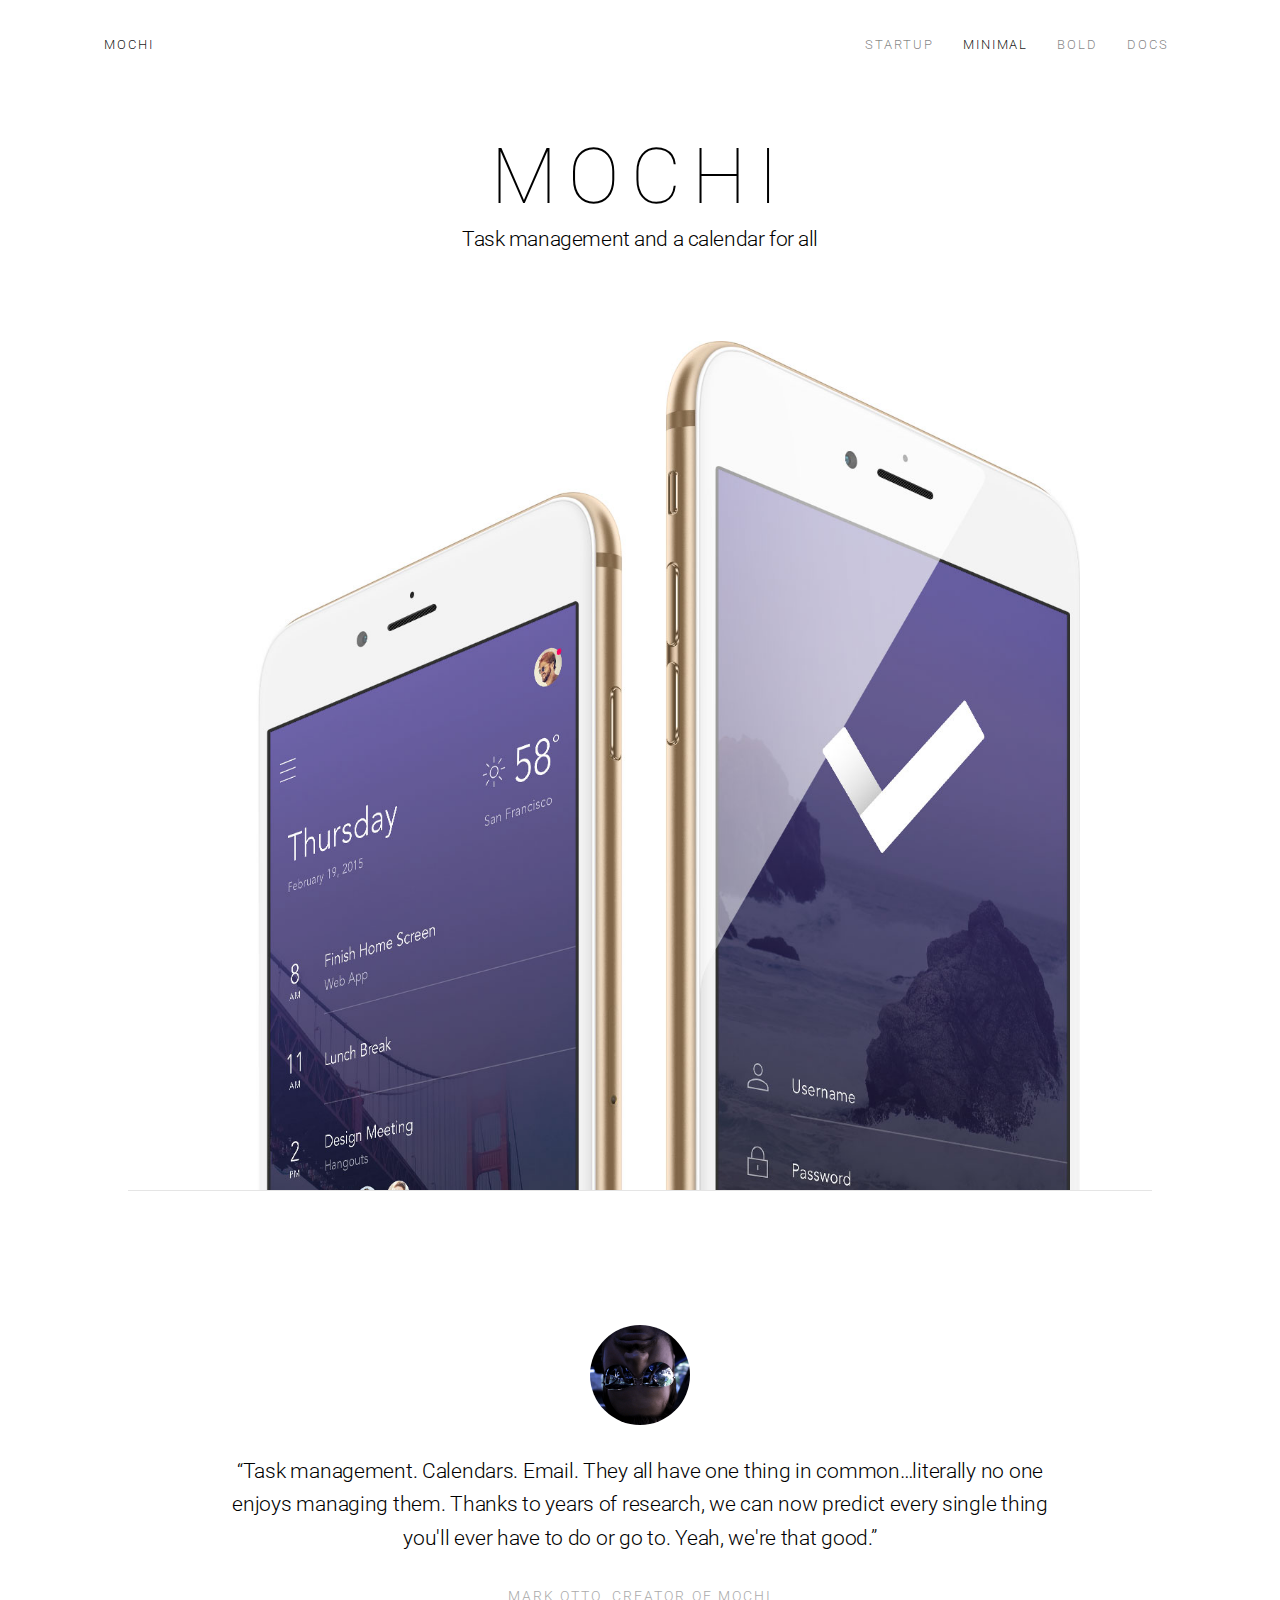
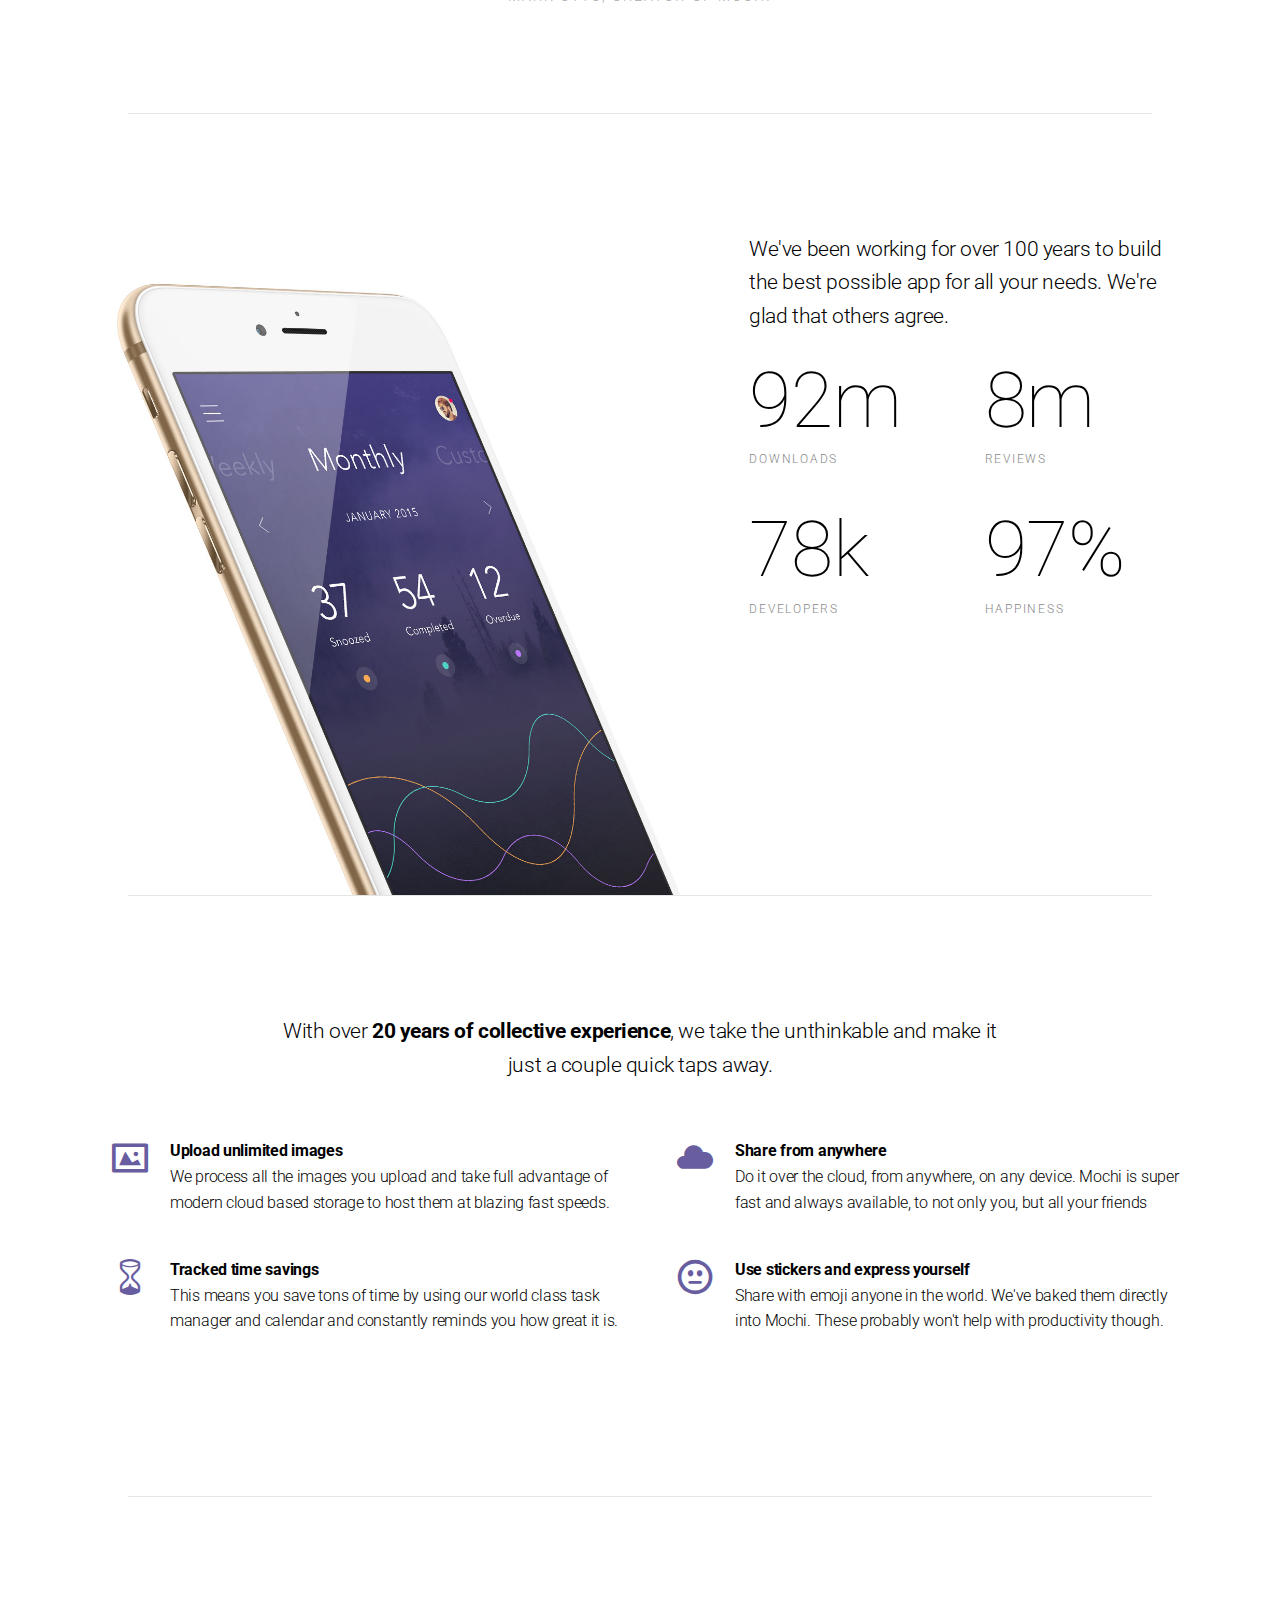
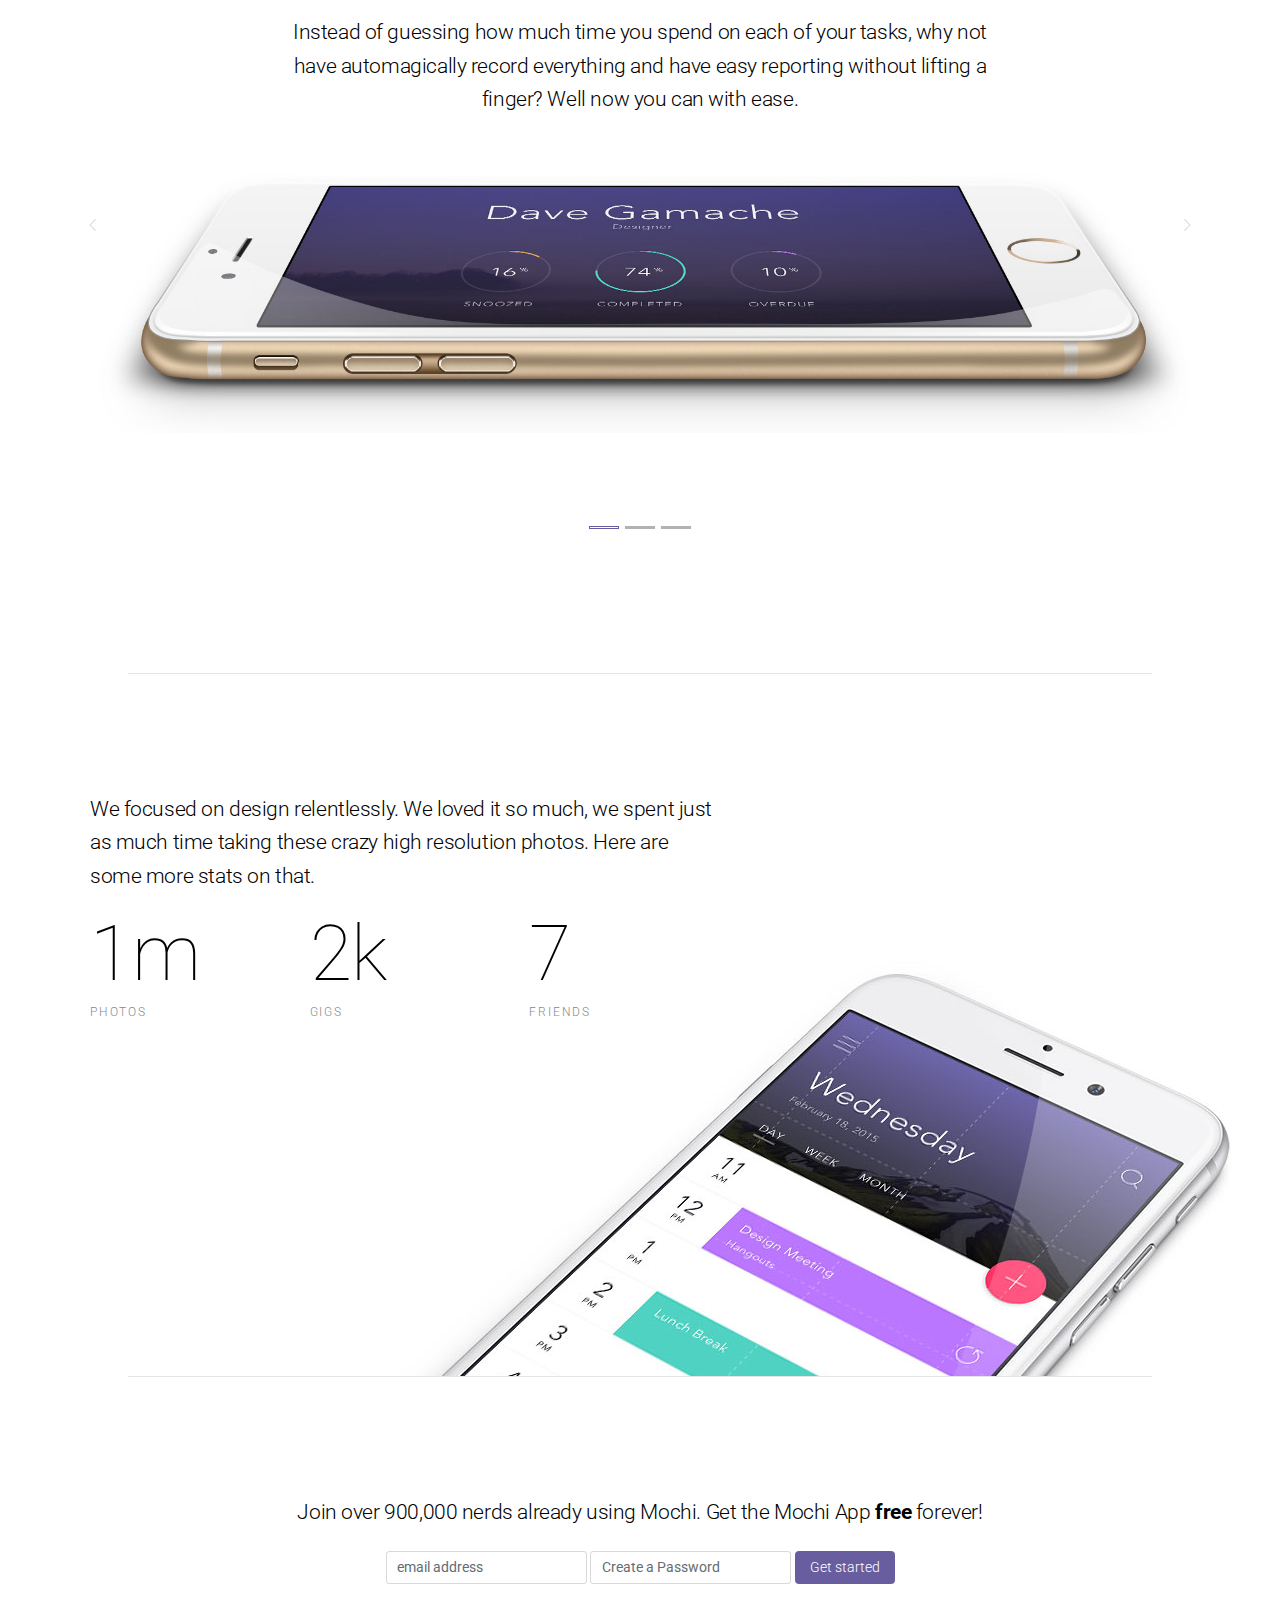
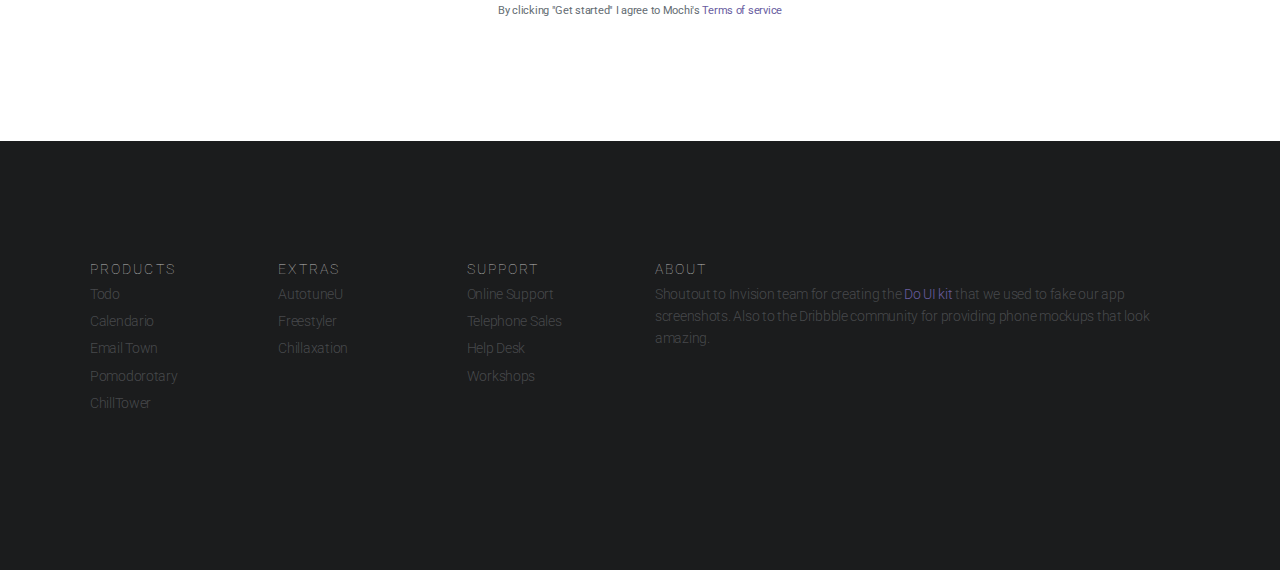
<file: v4/docs/minimal/index.html>
<!DOCTYPE html>
<html lang="en">
  <head>
    <meta charset="utf-8">
    <meta http-equiv="X-UA-Compatible" content="IE=edge">
    <meta name="viewport" content="width=device-width, initial-scale=1">
    <meta name="description" content="">
    <meta name="keywords" content="">
    <meta name="author" content="">

    <title>
      
        Minimal &middot; 
      
    </title>

    
      <link href="http://fonts.googleapis.com/css?family=Roboto:100,300,400,700" rel="stylesheet">
      <link href="../assets/css/toolkit-minimal.css" rel="stylesheet">
      <link href="../assets/css/application-minimal.css" rel="stylesheet">
    

    

    <style>
      /* note: this is a hack for ios iframe for bootstrap themes shopify page */
      /* this chunk of css is not part of the toolkit :) */
      /* …curses ios, etc… */
      @media (max-width: 768px) and (-webkit-min-device-pixel-ratio: 2) {
        body {
          width: 1px;
          min-width: 100%;
          *width: 100%;
        }
        #stage {
          height: 1px;
          overflow: auto;
          min-height: 100vh;
          -webkit-overflow-scrolling: touch;
        }
      }
    </style>
  </head>


<body>
  



<div class="container pt-4">
  <nav class="navbar navbar-light navbar-toggleable-sm navbar-static-top text-uppercase app-navbar mb-5">
    <button
      class="navbar-toggler navbar-toggler-right hidden-md-up"
      type="button"
      data-toggle="collapse"
      data-target="#navbarResponsive"
      aria-controls="navbarResponsive"
      aria-expanded="false"
      aria-label="Toggle navigation">
      <span class="navbar-toggler-icon"></span>
    </button>

    <a class="navbar-brand mr-auto" href="../">
      <span>Mochi</span>
    </a>

    <div class="collapse navbar-collapse" id="navbarResponsive">
      <ul class="nav navbar-nav ml-auto">
        <li class="nav-item ">
          <a class="nav-link" href="..//index.html">StartUp</a>
        </li>
        <li class="nav-item active">
          <a class="nav-link" href="../minimal/index.html">Minimal</a>
        </li>
        <li class="nav-item ">
          <a class="nav-link" href="../bold/index.html">Bold</a>
        </li>
        <li class="nav-item ">
          <a class="nav-link" href="../docs/index.html">Docs</a>
        </li>
      </ul>
    </div><!--/.nav-collapse -->
</nav>
</div>


<div class="block app-block-intro">
  <div class="container text-xs-center">
    <h1 class="block-title mb-0 text-uppercase app-myphone-brand">Mochi</h1>
    <p class="lead mb-5 pb-5">Task management and a calendar for all</p>
    <img src="../assets/img/iphone-to-iphone-sized.jpg">
  </div>
</div>

<div class="block block-bordered-lg">
  <div class="container text-center app-translate-15" data-transition="entrance">
    <blockquote class="pull-quote">
      <img class="rounded-circle" src="../assets/img/avatar-mdo.png">
      <p>
        “Task management. Calendars. Email. They all have one thing in common&hellip;literally no one enjoys managing them. Thanks to years of research, we can now predict every single thing you'll ever have to do or go to. Yeah, we're that good.”
      </p>
      <cite>Mark Otto, Creator of Mochi</cite>
    </blockquote>
  </div>
</div>

<div class="block block-bordered-lg pb-0 app-block-stats">
  <div class="container">
    <div class="row">
      <div class="col-lg-7 col-md-6">
        <img
          src="../assets/img/iphone-perspective-sized.jpg"
          class="app-translate-5"
          data-transition="entrance">
        <hr class="mt-0 mb-5 mx-auto hidden-md-up">
      </div>
      <div class="col-lg-5 col-md-6 text-center text-md-left pb-5">
        <p class="lead">
          We've been working for over 100 years to build the best possible app for all your needs. We're glad that others agree.
        </p>
        <div class="row my-4">
          <div class="col-6 mb-3">
            <div class="statcard">
              <h1 class="statcard-number block-title">92m</h1>
              <span class="statcard-desc">Downloads</span>
            </div>
          </div>
          <div class="col-6 mb-3">
            <div class="statcard">
              <h1 class="statcard-number block-title">8m</h1>
              <span class="statcard-desc">Reviews</span>
            </div>
          </div>
        </div>
        <div class="row mb-3 hidden-md-down">
          <div class="col-6 mb-3">
            <div class="statcard">
              <h1 class="statcard-number block-title">78k</h1>
              <span class="statcard-desc">Developers</span>
            </div>
          </div>
          <div class="col-6 mb-3">
            <div class="statcard">
              <h1 class="statcard-number block-title">97%</h1>
              <span class="statcard-desc">Happiness</span>
            </div>
          </div>
        </div>
      </div>
    </div>
  </div>
</div>

<div class="block block-bordered-lg">
  <div class="container">
    <div class="row">
    <div class="col-sm-8 offset-sm-2 text-center mb-5">
      <p class="lead mx-auto">With over <strong>20 years of collective experience</strong>, we take the unthinkable and make it just a couple quick taps away.</p>
    </div>
    </div>
    <div class="row">
      <div class="col-sm-6">
        <ul class="featured-list">
          <li class="mb-5">
            <div class="featured-list-icon text-primary">
              <span class="icon icon-image"></span>
            </div>
            <p class="featured-list-icon-text mb-0"><strong>Upload unlimited images</strong></p>
            <p class="featured-list-icon-text">
              We process all the images you upload and take full advantage of modern cloud based storage to host them at blazing fast speeds.
            </p>
          </li>

          <li class="mb-5">
            <div class="featured-list-icon text-primary">
              <span class="icon icon-hour-glass"></span>
            </div>
            <p class="featured-list-icon-text mb-0"><strong>Tracked time savings</strong></p>
            <p class="featured-list-icon-text">
              This means you save tons of time by using our world class task manager and calendar and constantly reminds you how great it is.
            </p>
          </li>

        </ul>
      </div>
      <div class="col-sm-6">
        <ul class="featured-list">

          <li class="mb-5">
            <div class="featured-list-icon text-primary">
              <span class="icon icon-cloud"></span>
            </div>
            <p class="featured-list-icon-text mb-0"><strong>Share from anywhere</strong></p>
            <p class="featured-list-icon-text">
              Do it over the cloud, from anywhere, on any device. Mochi is super fast and always available, to not only you, but all your friends
            </p>
          </li>

          <li class="mb-5">
            <div class="featured-list-icon text-primary">
              <span class="icon icon-emoji-neutral"></span>
            </div>
            <p class="featured-list-icon-text mb-0"><strong>Use stickers and express yourself</strong></p>
            <p class="featured-list-icon-text">
              Share with emoji anyone in the world. We've baked them directly into Mochi. These probably won't help with productivity though.
            </p>
          </li>
        </ul>
      </div>
    </div>
  </div>
</div>

<div class="block block-bordered-lg pl-0 pt-0 pr-0">
  <div id="carousel-example-generic" class="carousel carousel-light slide" data-ride="carousel">
    <ol class="carousel-indicators">
      <li data-target="#carousel-example-generic" data-slide-to="0" class="active"></li>
      <li data-target="#carousel-example-generic" data-slide-to="1"></li>
      <li data-target="#carousel-example-generic" data-slide-to="2"></li>
    </ol>
    <div class="carousel-inner" role="listbox">
      <div class="carousel-item active">
        <div class="block">
          <div class="container">
            <div class="row">
              <div class="col-sm-8 offset-sm-2">
                <p class="lead mx-auto text-center">
                  Instead of guessing how much time you spend on each of your tasks, why not have automagically record everything and have easy reporting without lifting a finger? <span class="hidden-xs">Well now you can with ease.</span>
                </p>
              </div>
            </div>
            <img class="img-fluid mt-5 app-block-game-img d-block img-fluid" src="../assets/img/iphone-flat-sized.jpg">
          </div>
        </div>
      </div>
      <div class="carousel-item">
        <div class="block">
          <div class="container">
            <div class="row">
              <div class="col-sm-8 offset-sm-2">
                <p class="lead mx-auto text-center">
                  Instead of guessing how much time you spend on each of your tasks, why not have automagically record everything and have easy reporting without lifting a finger? <span class="hidden-xs">Well now you can with ease.</span>
                </p>
              </div>
            </div>
            <img class="img-fluid mt-5 app-block-game-img d-block img-fluid" src="../assets/img/iphone-flat-sized.jpg">
          </div>
        </div>
      </div>
      <div class="carousel-item">
        <div class="block">
          <div class="container">
            <div class="row">
              <div class="col-sm-8 offset-sm-2">
                <p class="lead mx-auto text-center">
                  Instead of guessing how much time you spend on each of your tasks, why not have automagically record everything and have easy reporting without lifting a finger? <span class="hidden-xs">Well now you can with ease.</span>
                </p>
              </div>
            </div>
            <img class="img-fluid mt-5 app-block-game-img d-block img-fluid" src="../assets/img/iphone-flat-sized.jpg">
          </div>
        </div>
      </div>
    </div>

    <a class="carousel-control-prev" href="#carousel-example-generic" role="button" data-slide="prev">
      <span class="icon icon-chevron-thin-left" aria-hidden="true"></span>
      <span class="sr-only">Previous</span>
    </a>
    <a class="carousel-control-next" href="#carousel-example-generic" role="button" data-slide="next">
      <span class="icon icon-chevron-thin-right" aria-hidden="true"></span>
      <span class="sr-only">Next</span>
    </a>
  </div>
</div>

<div class="block block-bordered-lg block-overflow-hidden pb-0 app-block-design">
  <div class="container">
    <div class="row app-pos-r">
      <div class="col-sm-7 text-center text-sm-left">
        <p class="lead">
          We focused on design relentlessly. We loved it so much, we spent just as much time taking these crazy high resolution photos. Here are some more stats on that.
        </p>
        <div class="row">
          <div class="col-4">
            <div class="statcard">
              <h1 class="statcard-number block-title">1m</h1>
              <span class="statcard-desc">Photos</span>
            </div>
          </div>
          <div class="col-4">
            <div class="statcard">
              <h1 class="statcard-number block-title">2k</h1>
              <span class="statcard-desc">gigs</span>
            </div>
          </div>
          <div class="col-4">
            <div class="statcard">
              <h1 class="statcard-number block-title">7</h1>
              <span class="statcard-desc">Friends</span>
            </div>
          </div>
        </div>
      </div>
    </div>
  </div>
  <div class="text-right app-block-design-img">
    <img src="../assets/img/iphone-reverse-perspective-sized.jpg" class="app-translate-50" data-transition="entrance">
  </div>
</div>

<div class="block block-bordered-lg text-center">
  <div class="container-fluid">
    <p class="lead mb-4">
      Join over 900,000 nerds already using Mochi. Get the Mochi App <strong>free</strong> forever!
    </p>
    <form class="form-inline d-flex justify-content-center">
      <input class="form-control mb-3" placeholder="email address">
      <input class="form-control mb-3 mx-1" type="password" placeholder="Create a Password">
      <button class="btn btn-primary mb-3">Get started</button>
    </form>
    <small class="text-muted">
      By clicking "Get started" I agree to Mochi's
      <a href="#">Terms of service</a>
    </small>
  </div>
</div>

<div class="block app-block-footer">
  <div class="container">
    <div class="row">
      <div class="col-sm-2 mb-4">
        <ul class="list-unstyled list-spaced">
          <li><h6 class="text-uppercase">Products</h6></li>
          <li>Todo</li>
          <li>Calendario</li>
          <li>Email Town</li>
          <li>Pomodorotary</li>
          <li>ChillTower</li>
        </ul>
      </div>
      <div class="col-sm-2 mb-4">
        <ul class="list-unstyled list-spaced">
          <li><h6 class="text-uppercase">Extras</h6></li>
          <li>AutotuneU</li>
          <li>Freestyler</li>
          <li>Chillaxation</li>
        </ul>
      </div>
      <div class="col-sm-2 mb-4">
        <ul class="list-unstyled list-spaced">
          <li><h6 class="text-uppercase">Support</h6></li>
          <li>Online Support</li>
          <li>Telephone Sales</li>
          <li>Help Desk</li>
          <li>Workshops</li>
        </ul>
      </div>
       <div class="col-sm-6">
        <h6 class="text-uppercase">About</h6>
        <p>Shoutout to Invision team for creating the <a href="http://www.invisionapp.com/do">Do UI kit</a> that we used to fake our app screenshots. Also to the Dribbble community for providing phone mockups that look amazing.</p>
      </div>
    </div>
  </div>
</div>


    <script src="../assets/js/jquery.min.js"></script>
    <script src="../assets/js/tether.min.js"></script>
    <script src="../assets/js/toolkit.js"></script>
    <script src="../assets/js/application.js"></script>
  </body>
</html>
</file>
<file: v4/docs/assets/css/application-startup.css>
/* navbar */
.app-navbar {
  font-weight: 500;
  letter-spacing: .05em;
  position: absolute;
}


/* header block */
.app-graph {
  width: 150%;
  position: absolute;
  right: 0;
  bottom: -40px;
}
@media (min-width: 768px) {
  .app-graph {
    width: 100%;
    bottom: 0;
  }
}


/* iphone block */
.app-iphone-block {
  padding-bottom: 60px;
}
@media (min-width: 768px) {
  .app-iphone-block {
    padding-bottom: 0;
  }
}


/* code block */
.app-code-block {
  background-color: #262F36;
  overflow: hidden;
}
.app-code {
  color: #6EA4CF;
  border: #495158 1px solid;
  background: transparent;
  font-size: 12px;
  padding: 20px;
  line-height: 1.55;
  margin-bottom: 30px;
  border-radius: .3rem;
}
.app-code span {
  color: #8496A5;
}
@media (min-width: 768px) {
  .app-code {
    width: 600px;
    margin-bottom: 0;
  }
}
@media (min-width: 992px) {
  .app-code {
    padding: 50px;
    font-size: 15px;
  }
}


/* pull quote block */
.app-high-praise img {
  width: 100%;
}


/* brand ribbon block */
.app-ribbon {
  background: #2595FF;
}
.app-ribbon .container {
  padding-left: 0;
  padding-right: 0;
  margin-bottom: -30px;
}
.app-ribbon img {
  margin: 0 10px 30px;
}


/* marketing grid block */
.app-block-marketing-grid .container {
  margin-bottom: -60px;
}
.app-marketing-grid .m-b {
  margin-bottom: 10px !important;
}
@media (max-width: 768px) {
  .app-marketing-grid .m-b-lg {
    margin-bottom: 40px !important;
  }
}


/* price plan block */
.app-price-plans {
  background-color: #F4F5F6;
}
.app-price-plans .container {
  margin-bottom: -60px;
}


/* footer block */
.app-footer {
  background-color: #262F36;
}
.app-footer a {
  color: #fff;
}


/* general block overrrides */
@media (max-width: 768px) {
  .block .lead {
    line-height: 1.3;
  }
  .block h3 {
    line-height: 1.15;
  }
}


/* general inverse overrides */
.block-inverse .text-muted {
  color: rgba(255, 255, 255, .7) !important;
}
.block-inverse .block-bg-img {
  background-color: transparent;
}


/* general btn overrides */
.btn-lg {
  font-size: 18px;
}
.block-secondary .btn-lg {
  width: 100%;
}
.btn-lg:not(.btn-block) {
  padding: 12px 50px;
}
@media (min-width: 768px) {
  .btn-lg:not(.btn-block) {
    width: auto;
  }
}


/* ie10+ */
@media (min-width: 768px) {
  .app-align-center {
    display: flex;
    align-items: center;
  }
}
</file>
<file: v4/docs/assets/css/application-bold.css>
/*
 * Bold Application level overrides
 * (things that dont make sense in a toolkit :)
 * copyright @colossal 2015
 */

/* main app navbar */
.app-navbar {
  position: absolute;
  z-index: 2;
  width: 100%;
}
.app-navbar .icon {
  margin-right: 5px;
}

/* wayne */
.app-block-wayne {
  background-color: #000;
}
.app-block-wayne .row {
  margin-bottom: 75px;
}

/* music grid */
.app-block-grid {
  margin-top: -25px;
}
.app-block-grid .container {
  position: relative;
  top: -75px;
  z-index: 2;
}
.app-block-grid img {
  width: 100%;
}


/* chainz block */
.app-block-chainz {
  z-index: 5;
}
.app-block-chainz .block-bg {
  border-bottom: 10px solid #eee04a;
}


/* kanye block */
.app-block-kanye {
  z-index: 4;
}
.app-block-kanye .block-bg {
  border-bottom: 10px solid #ff3167;
}


/* mosdef block */
.block-app-mosdef {
  z-index: 3;
  margin-bottom: -25px;
}
.block-app-mosdef .block-bg {
  border-bottom: 10px solid #eee04a;
}


/* nicki */
.app-block-nicki {
  background-color: #e7e9d4;
}
.app-block-nicki h4 {
  font-weight: 400;
}
</file>
<file: v4/docs/assets/css/application-minimal.css>
/*
 * Minimal Application level overrides
 * (things that dont make sense in a toolkit :)
 * copyright @colossal 2015
 */

.block {
 overflow: hidden;
}


/* navbar */
.app-navbar {
  font-size: 13px;
  letter-spacing: .15em;
}
.app-navbar .navbar-brand {
  font-size: 13px;
}

.app-navbar .nav-item + .nav-item {
  margin-left: 15px;
}

.app-navbar .collapsing .nav-item + .nav-item,
.app-navbar .collapse.show .nav-item + .nav-item {
  margin-left: 0;
}

/* intro block */
.app-block-intro {
  padding-top: 20px;
}
.app-block-intro img {
  width: 80%;
  margin-bottom: -45%;
}

/* block img */
.app-block-game img,
.app-block-stats img {
  width: 100%;
}
@media (max-width: 480px) {
  .app-block-game-img {
    transform: scale(1.5) !important;
  }
}

/* stats hr */
.app-block-stats hr {
  width: calc(80% + 60px);
}

/* design block */
.app-block-design > .container > .row {
  z-index: 2;
}
.app-pos-r {
  position: relative;
}

.app-block-design-img {
  margin-top: -60px;
  margin-left: -450px;
  float: left;
  width: 100%;
}

@media (min-width: 768px) {
  .app-block-design-img {
    margin-top: -220px;
    margin-left: 0;
  }
}

/* footer block */
.app-block-footer {
  background-color: rgb(27, 28, 29);
  color: #444;
  color: rgba(116, 119, 123, .5);
}


/* transforms */
.app-translate-15 {
  -webkit-transform: translateY(15px);
      -ms-transform: translateY(15px);
          transform: translateY(15px);
}
.app-translate-50 {
  -webkit-transform: translateY(50px);
      -ms-transform: translateY(50px);
          transform: translateY(50px);
}
.app-translate-5 {
  -webkit-transform: translateY(5%);
      -ms-transform: translateY(5%);
          transform: translateY(5%);
}
.app-translate-10 {
  -webkit-transform: translateY(10%);
      -ms-transform: translateY(10%);
          transform: translateY(10%);
}


/* brand */
</file>
